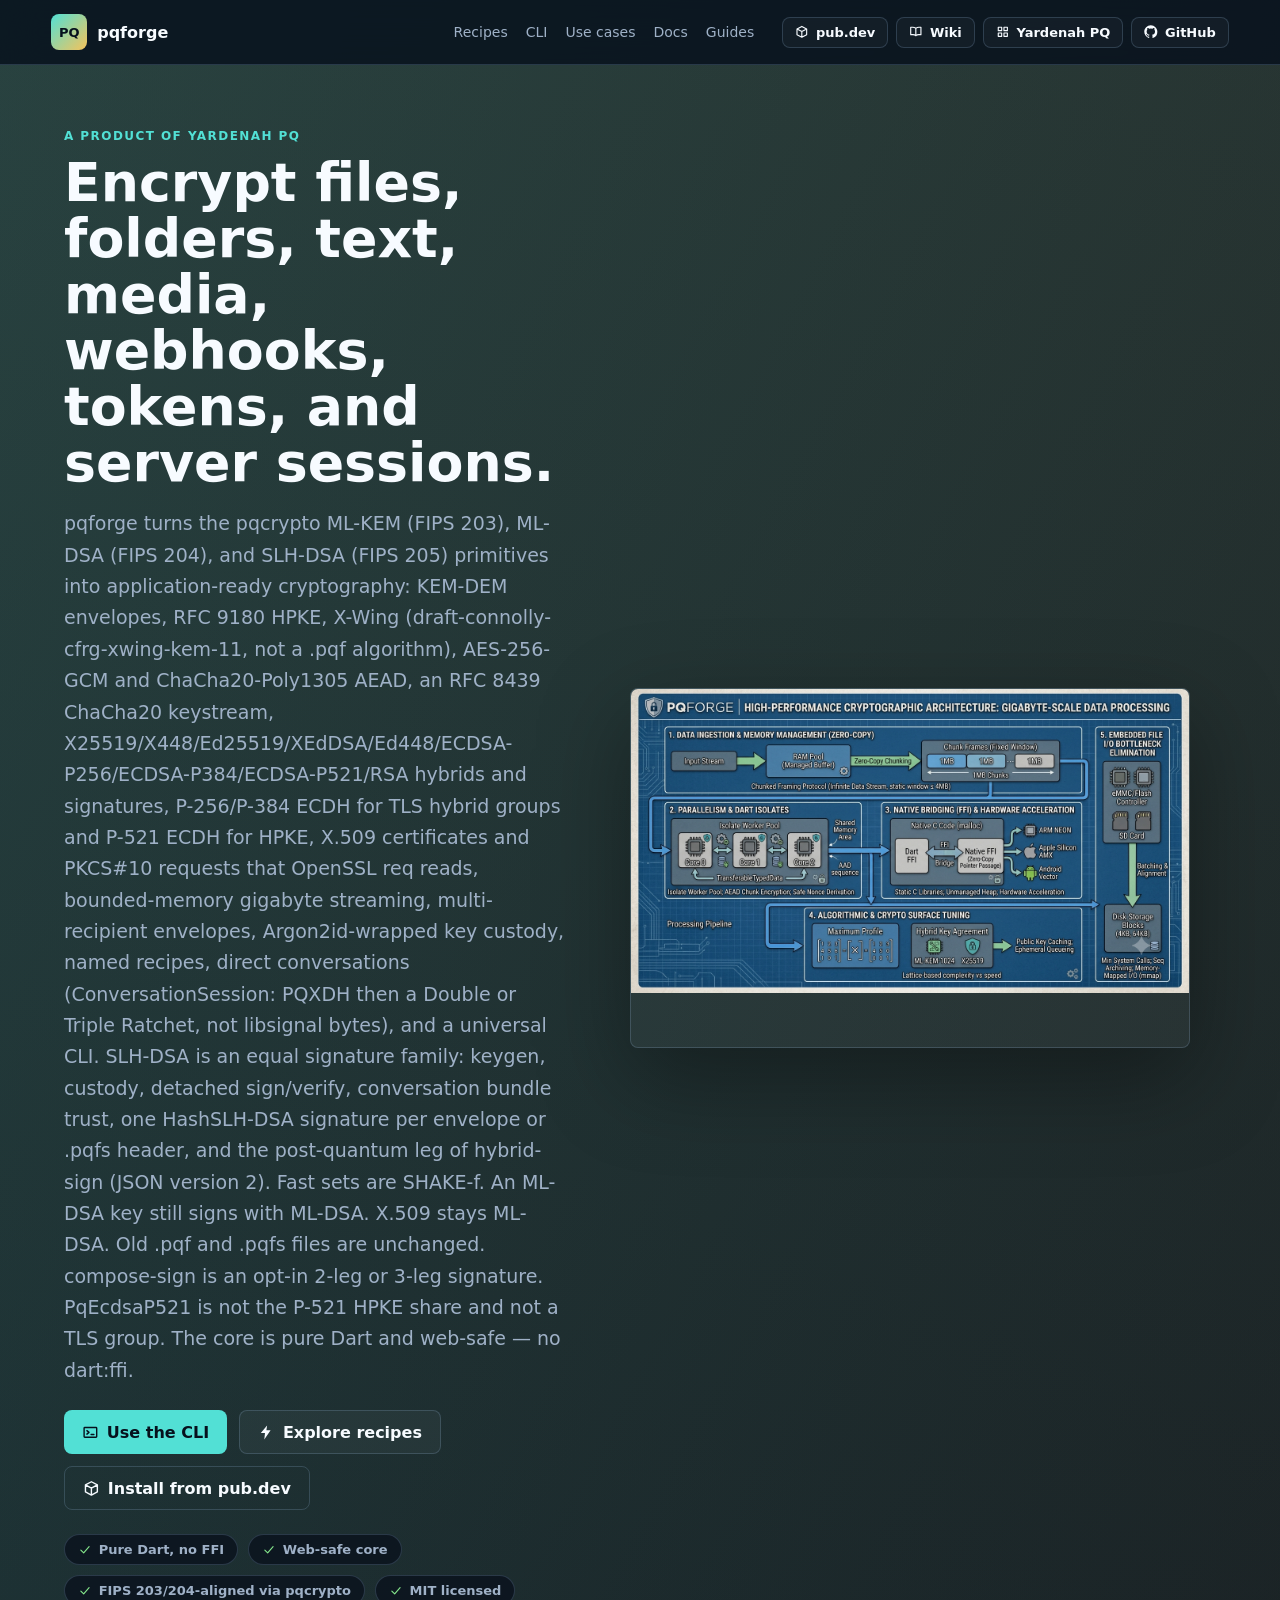
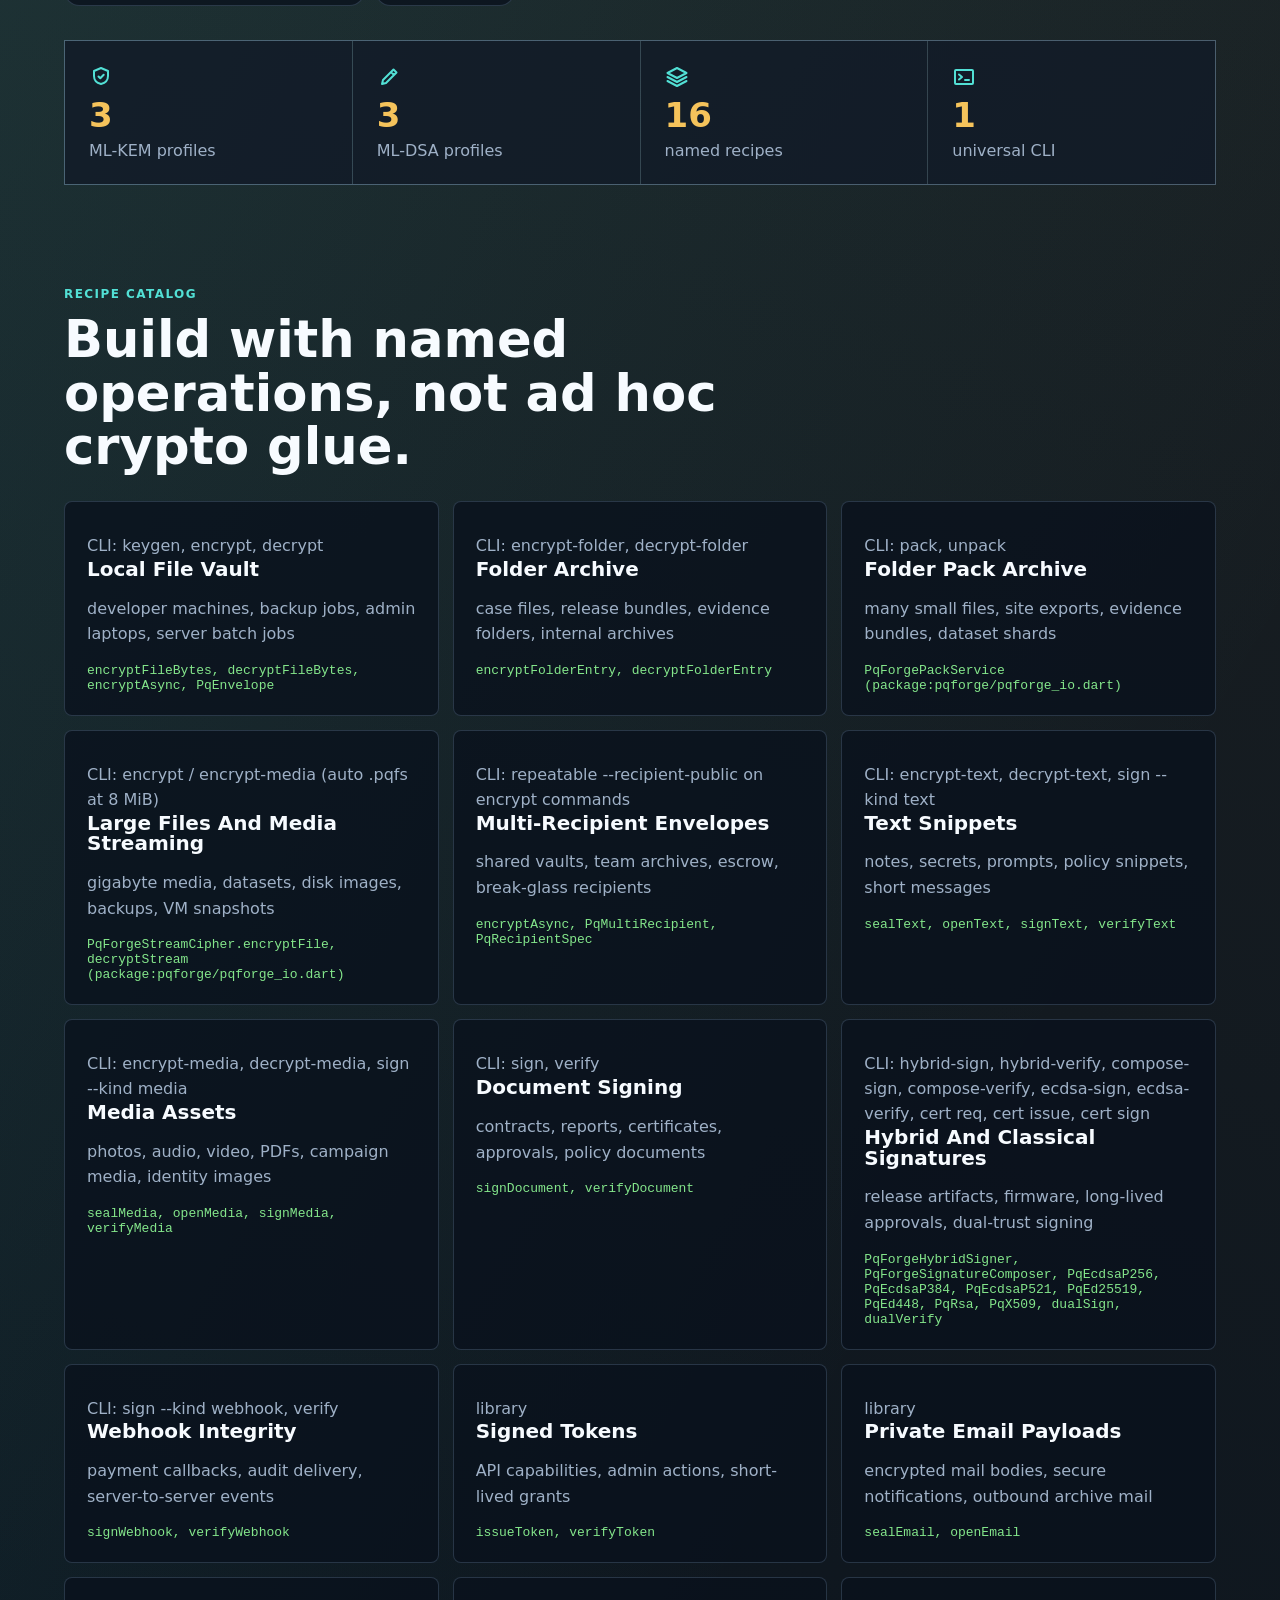
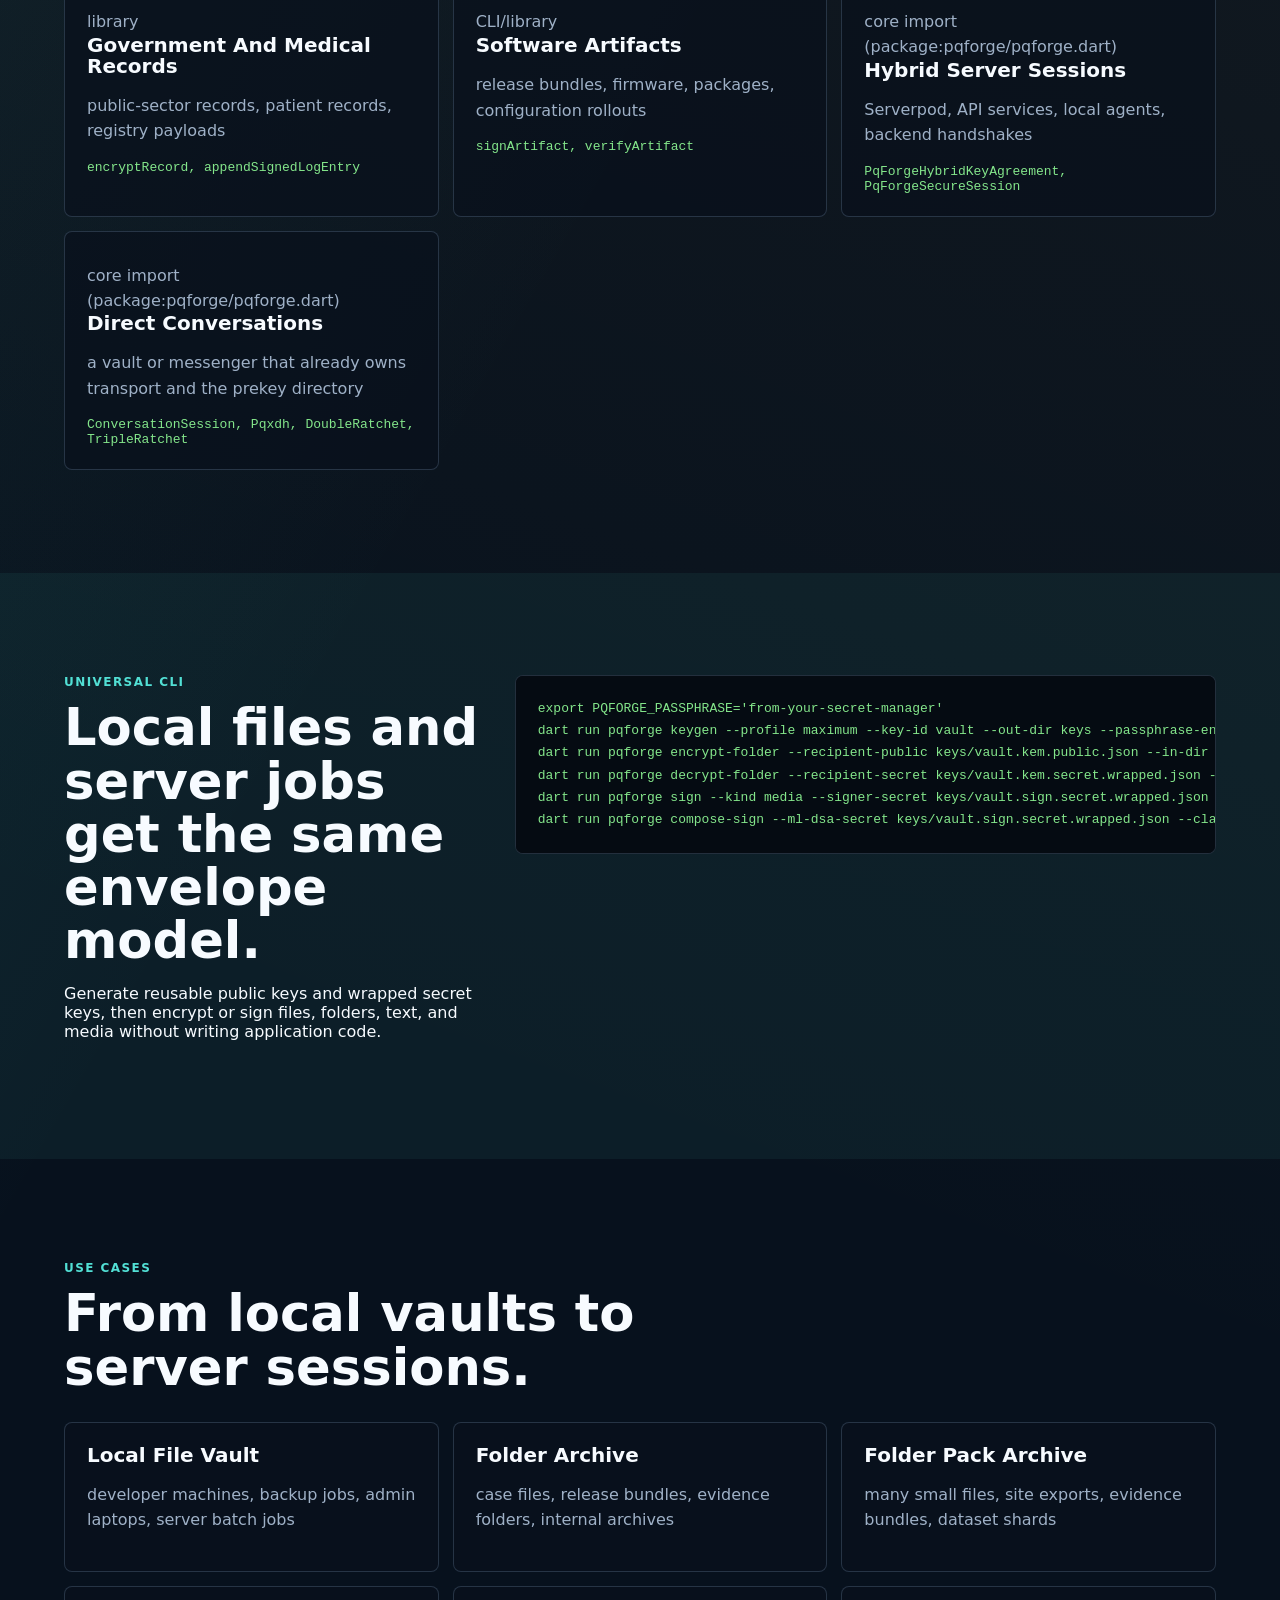
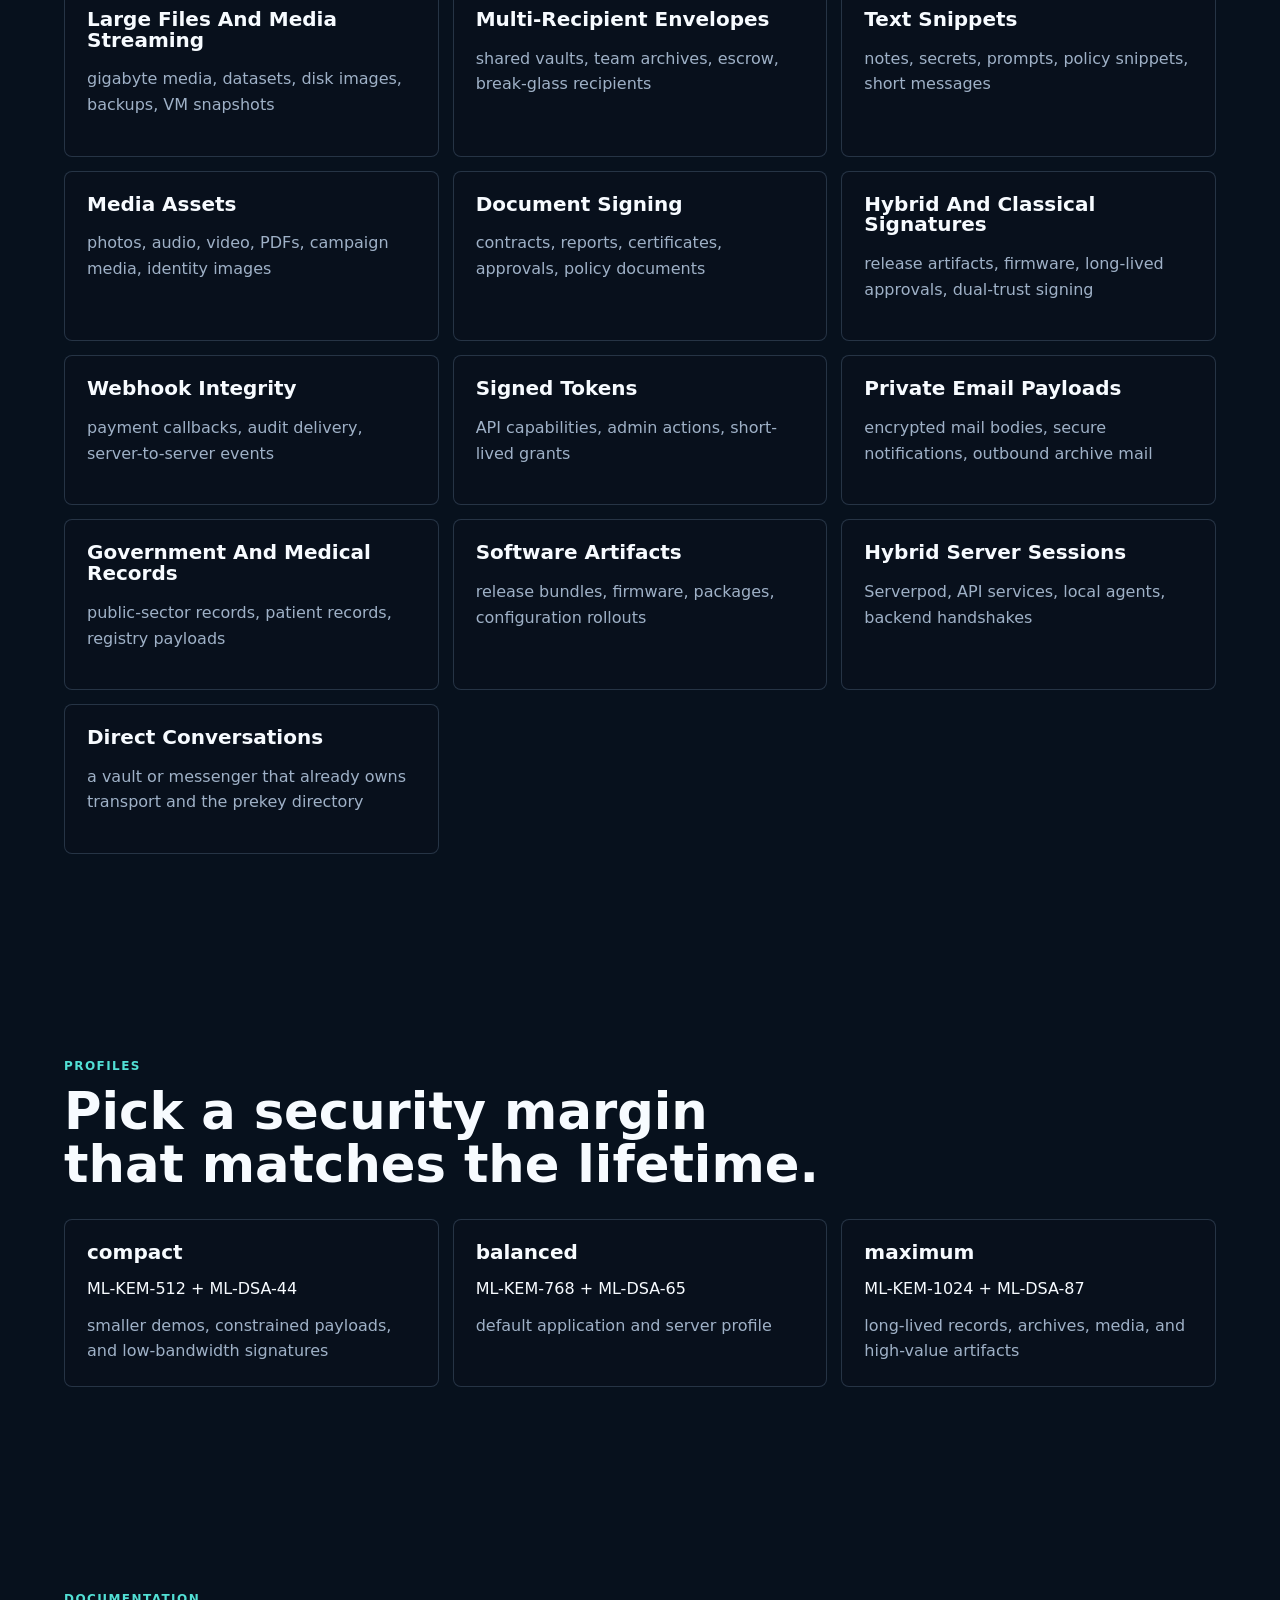
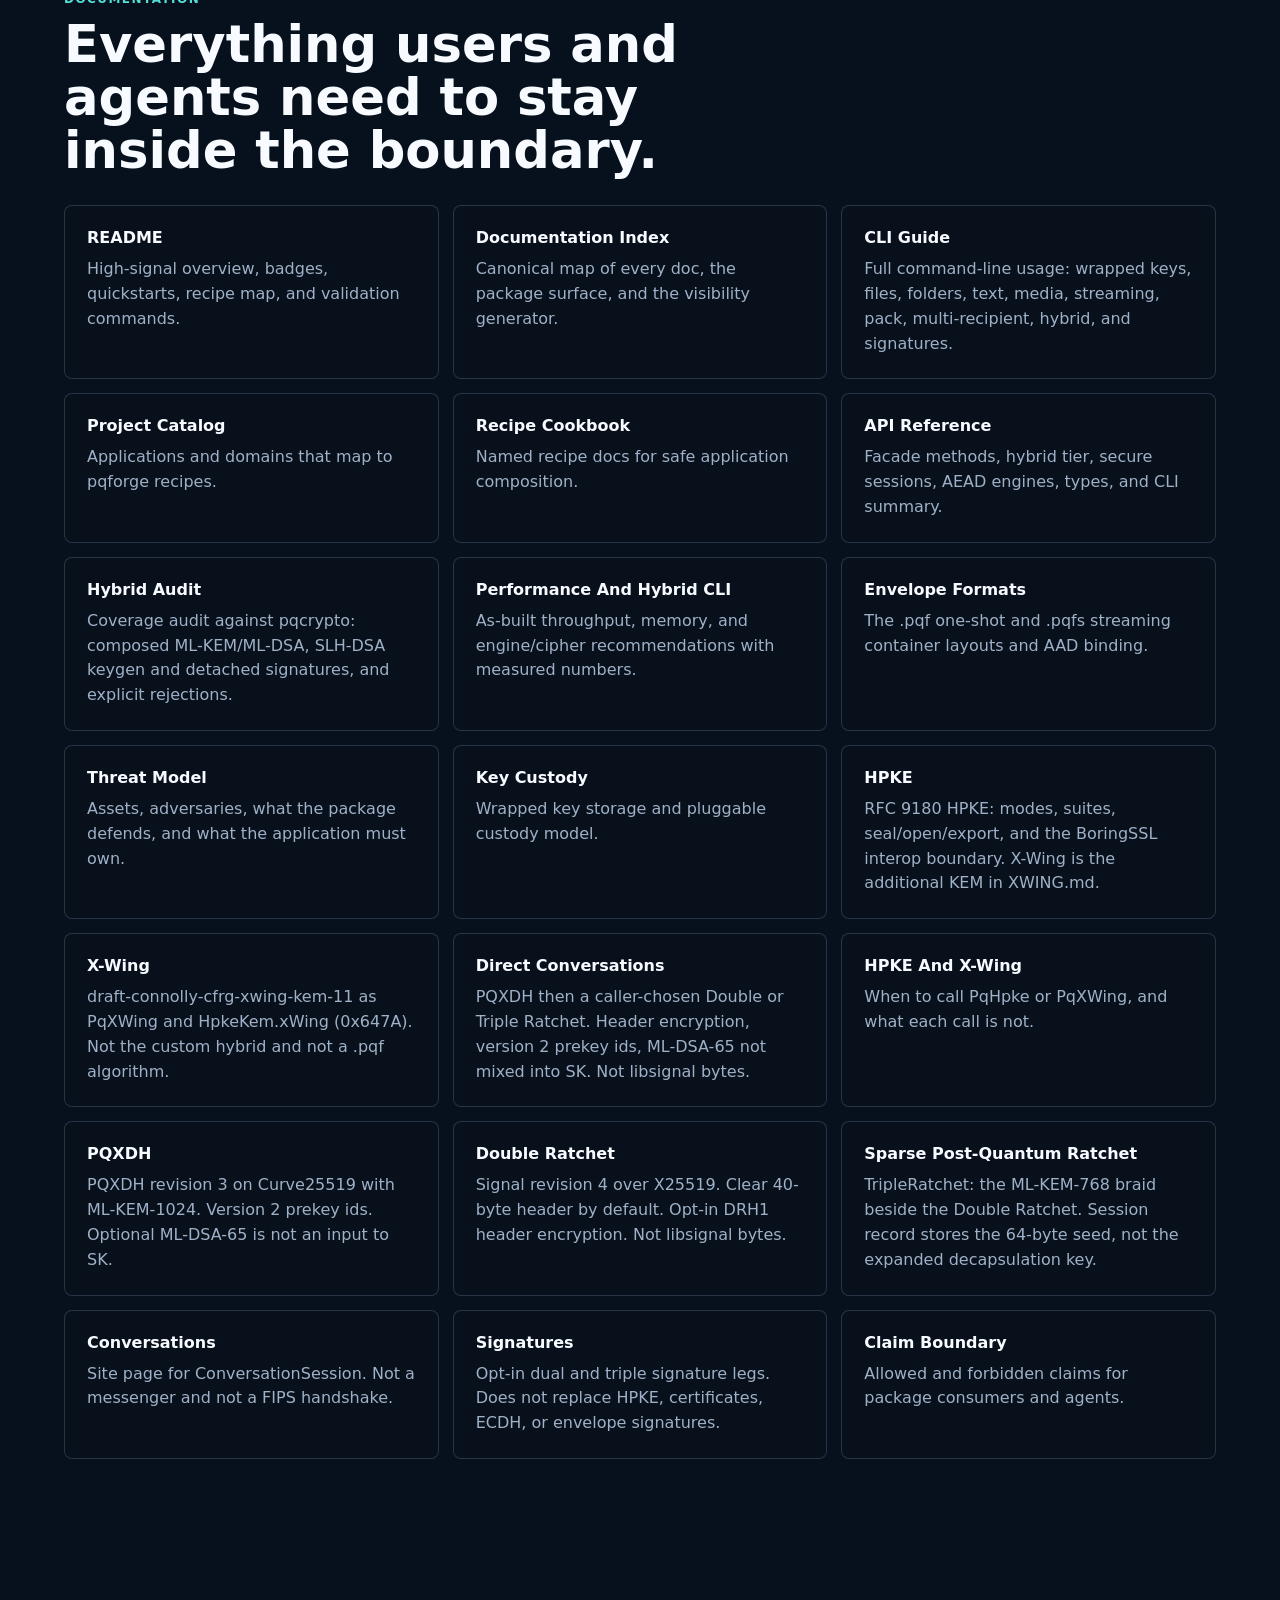
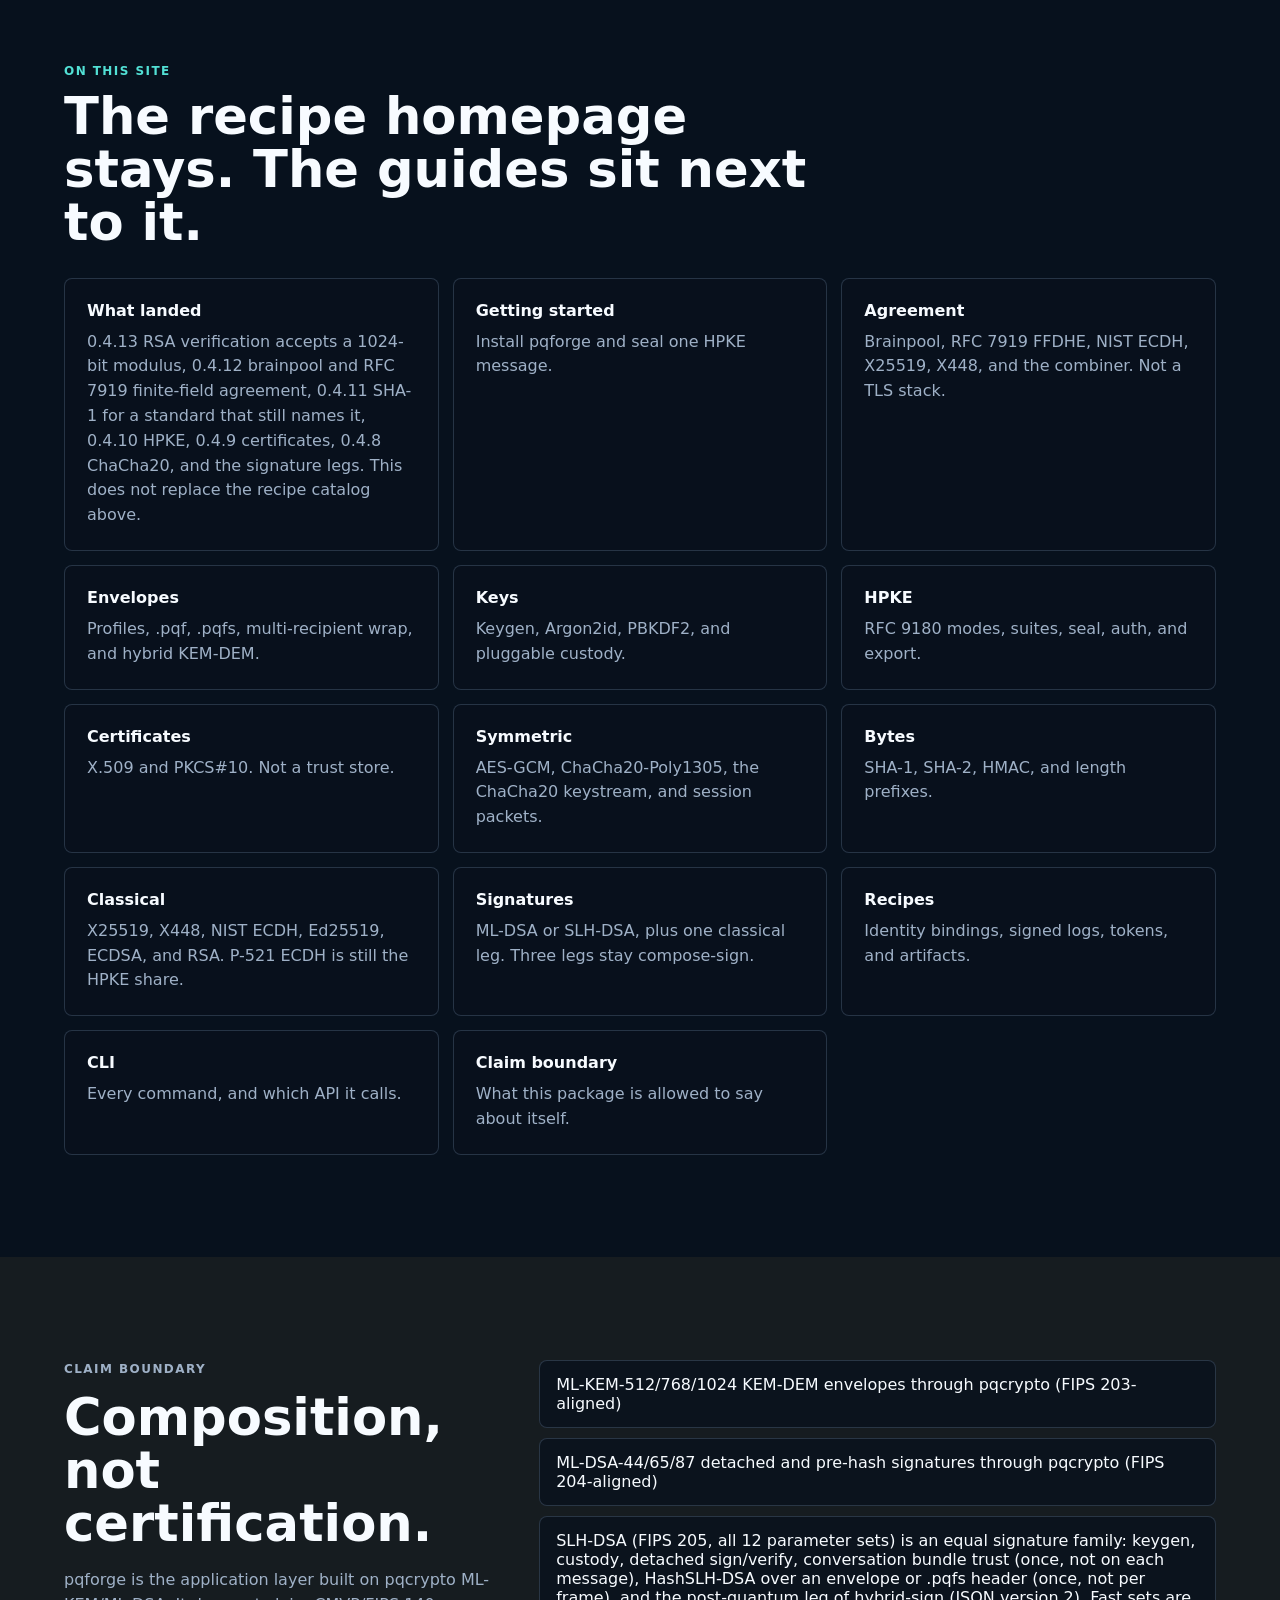
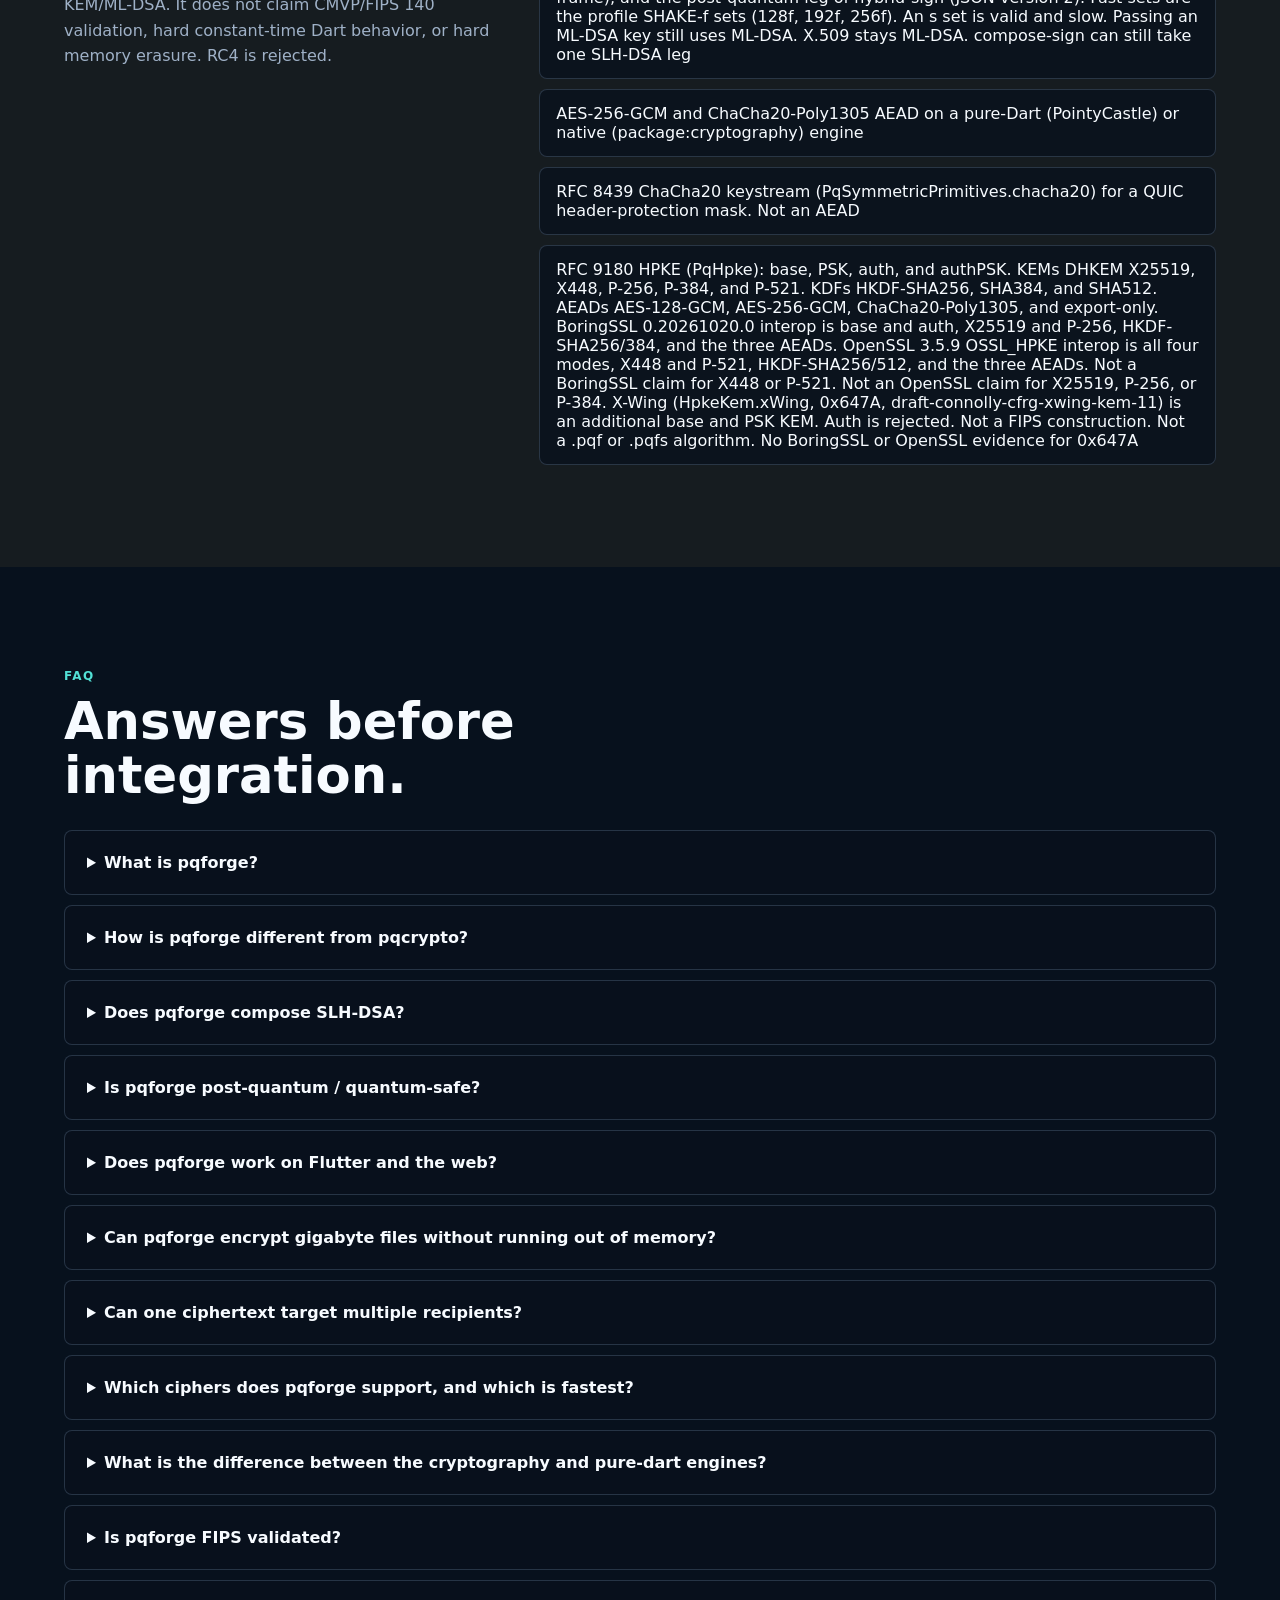
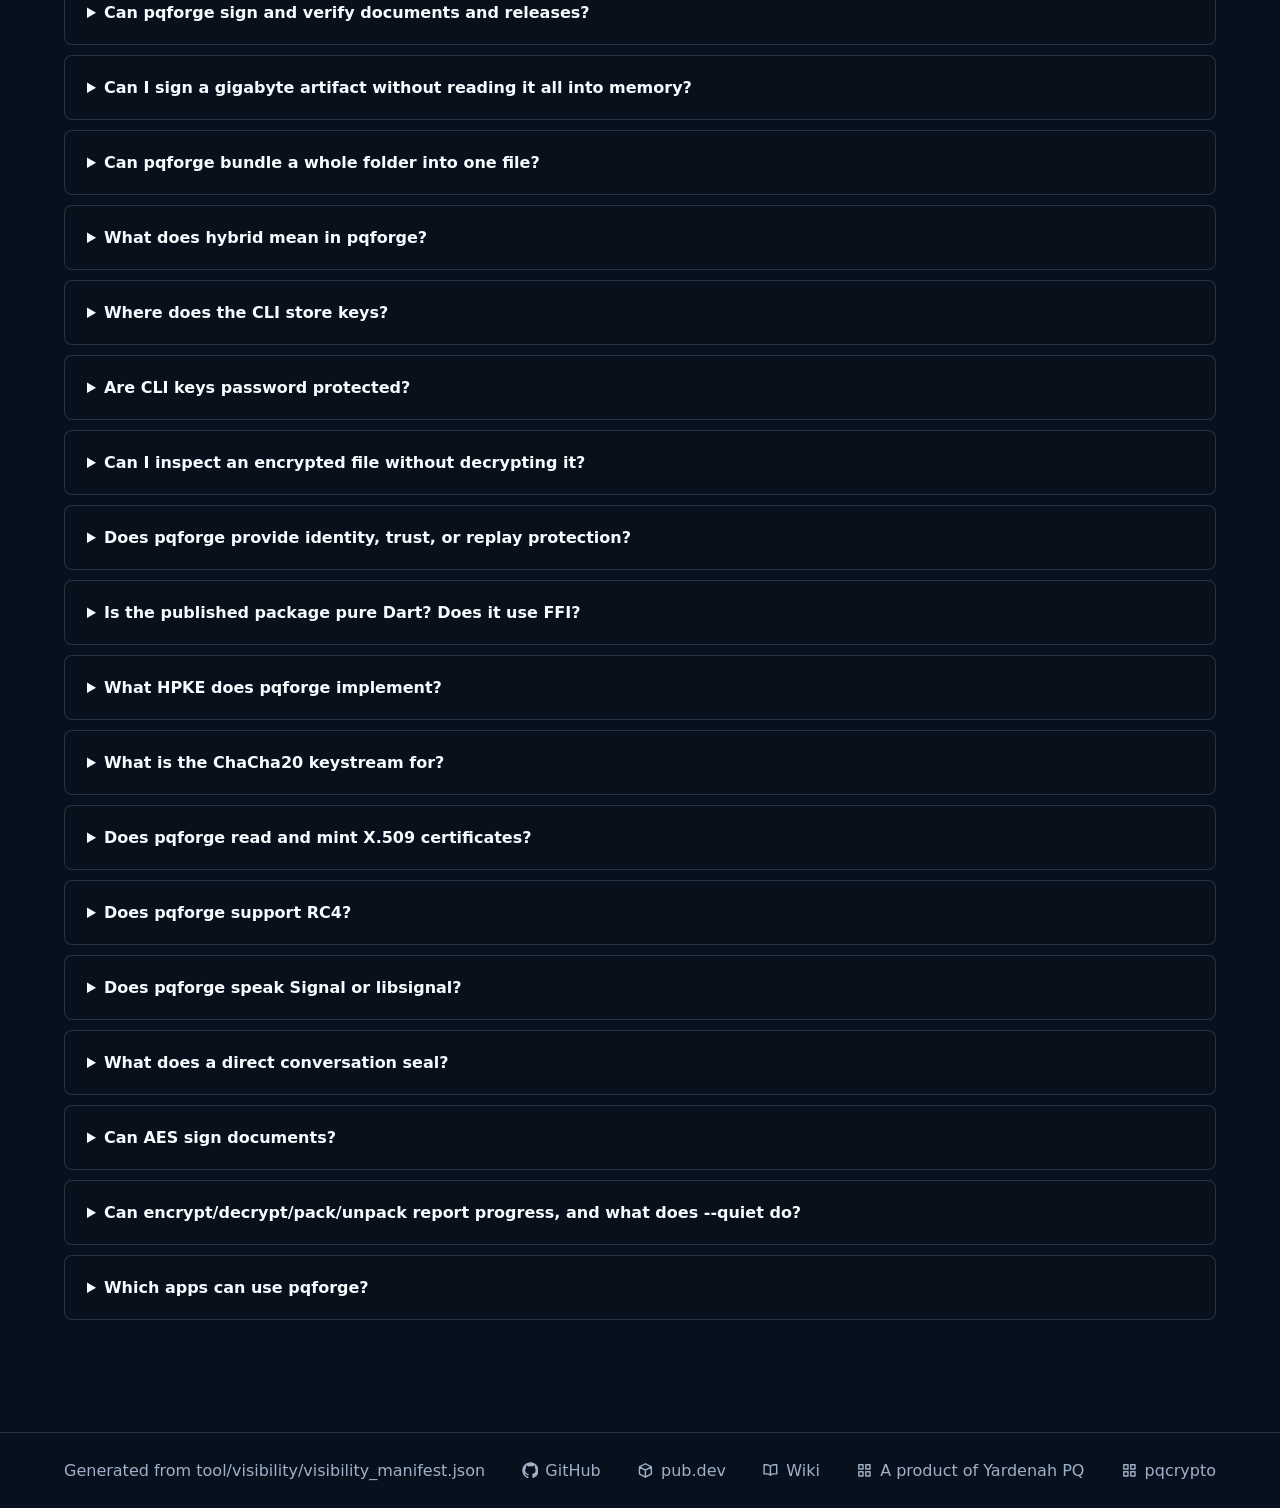
<file: site/index.html>
<!doctype html>
<html lang="en">
<head>
  <meta charset="utf-8">
  <meta name="viewport" content="width=device-width, initial-scale=1">
  <title>pqforge: Post-Quantum Application Recipes for Dart</title>
  <meta name="description" content="pqforge turns the pqcrypto ML-KEM (FIPS 203), ML-DSA (FIPS 204), and SLH-DSA (FIPS 205) primitives into application-ready cryptography: KEM-DEM envelopes, RFC 9180 HPKE, X-Wing (draft-connolly-cfrg-xwing-kem-11, not a .pqf algorithm), AES-256-GCM and ChaCha20-Poly1305 AEAD, an RFC 8439 ChaCha20 keystream, X25519/X448/Ed25519/XEdDSA/Ed448/ECDSA-P256/ECDSA-P384/ECDSA-P521/RSA hybrids and signatures, P-256/P-384 ECDH for TLS hybrid groups and P-521 ECDH for HPKE, X.509 certificates and PKCS#10 requests that OpenSSL req reads, bounded-memory gigabyte streaming, multi-recipient envelopes, Argon2id-wrapped key custody, named recipes, direct conversations (ConversationSession: PQXDH then a Double or Triple Ratchet, not libsignal bytes), and a universal CLI. SLH-DSA is an equal signature family: keygen, custody, detached sign/verify, conversation bundle trust, one HashSLH-DSA signature per envelope or .pqfs header, and the post-quantum leg of hybrid-sign (JSON version 2). Fast sets are SHAKE-f. An ML-DSA key still signs with ML-DSA. X.509 stays ML-DSA. Old .pqf and .pqfs files are unchanged. compose-sign is an opt-in 2-leg or 3-leg signature. PqEcdsaP521 is not the P-521 HPKE share and not a TLS group. The core is pure Dart and web-safe — no dart:ffi.">
  <meta name="keywords" content="Dart post-quantum encryption, Flutter post-quantum encryption, ML-KEM file encryption, ML-DSA signatures, PQC CLI, post-quantum webhooks, post-quantum document signing, Serverpod PQC, hybrid key agreement, Argon2id key wrapping, RFC 9180 HPKE, ChaCha20 keystream QUIC, X.509 Dart, ECDSA P-384, post-quantum streaming encryption, multi-recipient encryption, FIPS 203 ML-KEM, FIPS 204 ML-DSA, FIPS 205 SLH-DSA, quantum-safe Dart, hybrid signatures Ed25519 ECDSA, pqcrypto composition layer, web-safe Dart encryption, harvest-now-decrypt-later defense">
  <meta name="author" content="Turkana Nation">
  <meta name="theme-color" content="#07111d">
  <link rel="canonical" href="https://turkananation.github.io/pqforge/">
  <link rel="icon" href="favicon.svg" type="image/svg+xml">
  <link rel="stylesheet" href="styles.css">
  <meta property="og:type" content="website">
  <meta property="og:site_name" content="pqforge">
  <meta property="og:title" content="pqforge: Post-Quantum Application Recipes for Dart">
  <meta property="og:description" content="pqforge turns the pqcrypto ML-KEM (FIPS 203), ML-DSA (FIPS 204), and SLH-DSA (FIPS 205) primitives into application-ready cryptography: KEM-DEM envelopes, RFC 9180 HPKE, X-Wing (draft-connolly-cfrg-xwing-kem-11, not a .pqf algorithm), AES-256-GCM and ChaCha20-Poly1305 AEAD, an RFC 8439 ChaCha20 keystream, X25519/X448/Ed25519/XEdDSA/Ed448/ECDSA-P256/ECDSA-P384/ECDSA-P521/RSA hybrids and signatures, P-256/P-384 ECDH for TLS hybrid groups and P-521 ECDH for HPKE, X.509 certificates and PKCS#10 requests that OpenSSL req reads, bounded-memory gigabyte streaming, multi-recipient envelopes, Argon2id-wrapped key custody, named recipes, direct conversations (ConversationSession: PQXDH then a Double or Triple Ratchet, not libsignal bytes), and a universal CLI. SLH-DSA is an equal signature family: keygen, custody, detached sign/verify, conversation bundle trust, one HashSLH-DSA signature per envelope or .pqfs header, and the post-quantum leg of hybrid-sign (JSON version 2). Fast sets are SHAKE-f. An ML-DSA key still signs with ML-DSA. X.509 stays ML-DSA. Old .pqf and .pqfs files are unchanged. compose-sign is an opt-in 2-leg or 3-leg signature. PqEcdsaP521 is not the P-521 HPKE share and not a TLS group. The core is pure Dart and web-safe — no dart:ffi.">
  <meta property="og:url" content="https://turkananation.github.io/pqforge/">
  <meta property="og:image" content="https://turkananation.github.io/pqforge/assets/pqforge-protocol.png">
  <meta property="og:image:alt" content="pqforge recipe pipeline from payloads to post-quantum envelopes">
  <meta name="twitter:card" content="summary_large_image">
  <meta name="twitter:title" content="pqforge: Post-Quantum Application Recipes for Dart">
  <meta name="twitter:description" content="pqforge turns the pqcrypto ML-KEM (FIPS 203), ML-DSA (FIPS 204), and SLH-DSA (FIPS 205) primitives into application-ready cryptography: KEM-DEM envelopes, RFC 9180 HPKE, X-Wing (draft-connolly-cfrg-xwing-kem-11, not a .pqf algorithm), AES-256-GCM and ChaCha20-Poly1305 AEAD, an RFC 8439 ChaCha20 keystream, X25519/X448/Ed25519/XEdDSA/Ed448/ECDSA-P256/ECDSA-P384/ECDSA-P521/RSA hybrids and signatures, P-256/P-384 ECDH for TLS hybrid groups and P-521 ECDH for HPKE, X.509 certificates and PKCS#10 requests that OpenSSL req reads, bounded-memory gigabyte streaming, multi-recipient envelopes, Argon2id-wrapped key custody, named recipes, direct conversations (ConversationSession: PQXDH then a Double or Triple Ratchet, not libsignal bytes), and a universal CLI. SLH-DSA is an equal signature family: keygen, custody, detached sign/verify, conversation bundle trust, one HashSLH-DSA signature per envelope or .pqfs header, and the post-quantum leg of hybrid-sign (JSON version 2). Fast sets are SHAKE-f. An ML-DSA key still signs with ML-DSA. X.509 stays ML-DSA. Old .pqf and .pqfs files are unchanged. compose-sign is an opt-in 2-leg or 3-leg signature. PqEcdsaP521 is not the P-521 HPKE share and not a TLS group. The core is pure Dart and web-safe — no dart:ffi.">
  <meta name="twitter:image" content="https://turkananation.github.io/pqforge/assets/pqforge-protocol.png">
  <script type="application/ld+json">{"@context":"https://schema.org","@type":"SoftwareSourceCode","name":"pqforge","alternateName":"pqforge: Post-Quantum Application Recipes for Dart","description":"pqforge turns the pqcrypto ML-KEM (FIPS 203), ML-DSA (FIPS 204), and SLH-DSA (FIPS 205) primitives into application-ready cryptography: KEM-DEM envelopes, RFC 9180 HPKE, X-Wing (draft-connolly-cfrg-xwing-kem-11, not a .pqf algorithm), AES-256-GCM and ChaCha20-Poly1305 AEAD, an RFC 8439 ChaCha20 keystream, X25519/X448/Ed25519/XEdDSA/Ed448/ECDSA-P256/ECDSA-P384/ECDSA-P521/RSA hybrids and signatures, P-256/P-384 ECDH for TLS hybrid groups and P-521 ECDH for HPKE, X.509 certificates and PKCS#10 requests that OpenSSL req reads, bounded-memory gigabyte streaming, multi-recipient envelopes, Argon2id-wrapped key custody, named recipes, direct conversations (ConversationSession: PQXDH then a Double or Triple Ratchet, not libsignal bytes), and a universal CLI. SLH-DSA is an equal signature family: keygen, custody, detached sign/verify, conversation bundle trust, one HashSLH-DSA signature per envelope or .pqfs header, and the post-quantum leg of hybrid-sign (JSON version 2). Fast sets are SHAKE-f. An ML-DSA key still signs with ML-DSA. X.509 stays ML-DSA. Old .pqf and .pqfs files are unchanged. compose-sign is an opt-in 2-leg or 3-leg signature. PqEcdsaP521 is not the P-521 HPKE share and not a TLS group. The core is pure Dart and web-safe — no dart:ffi.","url":"https://turkananation.github.io/pqforge/","codeRepository":"https://github.com/turkananation/pqforge","programmingLanguage":"Dart","runtimePlatform":["Dart VM","Flutter","Serverpod","CLI"],"license":"MIT","softwareVersion":"0.4.15","applicationCategory":"Cryptography composition library","keywords":["Dart post-quantum encryption","Flutter post-quantum encryption","ML-KEM file encryption","ML-DSA signatures","PQC CLI","post-quantum webhooks","post-quantum document signing","Serverpod PQC","hybrid key agreement","Argon2id key wrapping","RFC 9180 HPKE","ChaCha20 keystream QUIC","X.509 Dart","ECDSA P-384","post-quantum streaming encryption","multi-recipient encryption","FIPS 203 ML-KEM","FIPS 204 ML-DSA","FIPS 205 SLH-DSA","quantum-safe Dart","hybrid signatures Ed25519 ECDSA","pqcrypto composition layer","web-safe Dart encryption","harvest-now-decrypt-later defense"],"maintainer":{"@type":"Person","name":"Turkana Nation"},"publisher":{"@type":"Organization","name":"Yardenah PQ","url":"https://yardenah.com"},"sameAs":["https://yardenah.com","https://github.com/turkananation/pqforge","https://pub.dev/packages/pqforge","https://pub.dev/documentation/pqforge/latest/","https://github.com/turkananation/pqforge/wiki"],"isBasedOn":{"@type":"SoftwareSourceCode","name":"pqcrypto","description":"pqcrypto is the primitives package: pure-Dart NIST FIPS 203 ML-KEM, FIPS 204 ML-DSA, and FIPS 205 SLH-DSA (all 12 parameter sets), plus SHA-2 and SHA-3/SHAKE, with zero runtime dependencies. It exposes raw key generation, encapsulation/decapsulation, and sign/verify over byte arrays.","url":"https://pub.dev/packages/pqcrypto","codeRepository":"https://github.com/turkananation/pqcrypto"},"capabilities":["ML-KEM-512/768/1024 KEM-DEM envelopes through pqcrypto (FIPS 203-aligned)","ML-DSA-44/65/87 detached and pre-hash signatures through pqcrypto (FIPS 204-aligned)","SLH-DSA (FIPS 205, all 12 parameter sets) is an equal signature family: keygen, custody, detached sign/verify, conversation bundle trust (once, not on each message), HashSLH-DSA over an envelope or .pqfs header (once, not per frame), and the post-quantum leg of hybrid-sign (JSON version 2). Fast sets are the profile SHAKE-f sets (128f, 192f, 256f). An s set is valid and slow. Passing an ML-DSA key still uses ML-DSA. X.509 stays ML-DSA. compose-sign can still take one SLH-DSA leg","AES-256-GCM and ChaCha20-Poly1305 AEAD on a pure-Dart (PointyCastle) or native (package:cryptography) engine","RFC 8439 ChaCha20 keystream (PqSymmetricPrimitives.chacha20) for a QUIC header-protection mask. Not an AEAD","RFC 9180 HPKE (PqHpke): base, PSK, auth, and authPSK. KEMs DHKEM X25519, X448, P-256, P-384, and P-521. KDFs HKDF-SHA256, SHA384, and SHA512. AEADs AES-128-GCM, AES-256-GCM, ChaCha20-Poly1305, and export-only. BoringSSL 0.20261020.0 interop is base and auth, X25519 and P-256, HKDF-SHA256/384, and the three AEADs. OpenSSL 3.5.9 OSSL_HPKE interop is all four modes, X448 and P-521, HKDF-SHA256/512, and the three AEADs. Not a BoringSSL claim for X448 or P-521. Not an OpenSSL claim for X25519, P-256, or P-384. X-Wing (HpkeKem.xWing, 0x647A, draft-connolly-cfrg-xwing-kem-11) is an additional base and PSK KEM. Auth is rejected. Not a FIPS construction. Not a .pqf or .pqfs algorithm. No BoringSSL or OpenSSL evidence for 0x647A","Signal Double Ratchet revision 4 (DoubleRatchet) over X25519 and pqforge AES-256-GCM or ChaCha20-Poly1305. The clear header is 40 bytes and the body nonce is 12 zero bytes. encryptHeaders is opt-in DRH1: a 12-byte random header nonce, not 128 bits and not libsignal header bytes. A header key lasts one sending chain. The clear header stays the default. HMAC is pqcrypto. Not libsignal bytes, not the Sparse Post-Quantum Ratchet, and not a FIPS module. PqFipsMode refuses the ChaCha suite","Triple Ratchet (TripleRatchet) beside the public ML-KEM Braid revision 1. SPQR is section 5 of Double Ratchet revision 4, ML-KEM-768 only. Encaps1 and Encaps2 live in pqforge; the NTT stays in pqcrypto Indcpa. The braid hash is SHA3-256(rho || t), not FIPS H(pk). Chunks are 32 bytes. chunksPerMessage pulls more than one chunk inside one chain step (default 1; ConversationSession defaults to 4). More than one chunk is TR01 version 2. encryptHeaders wraps the clear header as TRH1. toBytes stores the 64-byte ML-KEM seed (d || z) and fromBytes re-expands it. The expanded decapsulation key is wiped and is not in the record. offload: false stays on the caller isolate. Parity is systematic GF(2^16) Reed-Solomon on Int32x4, not a second NTT. Wire magic TR01. One AEAD under KDF_HYBRID. Not Signal Messenger, not libsignal bytes, not a FIPS handshake, and not a CLI command. PqFipsMode only refuses ChaCha20-Poly1305. The braid does not call PqLattice.provider","XEdDSA on Curve25519 (PqXeddsa). A 32-byte X25519 secret and a 64-byte signature matching libsignal PrivateKey::calculate_signature, with the Edwards sign bit in the high bit of S. signAll and verifyAll use isolates when dart:isolate exists. Pqxdh uses it for the signed prekey and the ML-KEM key. Not VXEdDSA, not XEd448, not a FIPS signature, and not a CLI command","PQXDH revision 3 (Pqxdh) on Curve25519. Version 1 of PQX1 stays ML-KEM-1024. Version 2 may be ML-KEM-512, ML-KEM-768, or ML-KEM-1024; both sides pass the KEM. HKDF-SHA-512 of F || DH1 || DH2 || DH3 || optional DH4 || SS. XEdDSA over the raw signed prekey and the raw encapsulation key. The bundle trust signature is ML-DSA-44, ML-DSA-65, ML-DSA-87, or any of the twelve SLH-DSA sets, checked by Pqxdh.trustAuthentic, and not mixed into SK. ConversationSession requires that signature, the prekey ids, a pinned trustPublicKey, and the ratchet argument. Pqxdh.initiate does not require the trust signature. offload: false runs the KEM and the trust check on the caller isolate. Not Signal Messenger, not libsignal protobuf, not X-Wing, not a FIPS handshake, and not a CLI command","X.509 certificates and PKCS#10 requests (PqX509) that openssl req reads: parse, mint, one signature check, and a path check against caller anchors. cert req, cert issue, cert sign, cert inspect, and cert verify. Not a trust store, not AIA, OCSP fetching, or CT","ECDSA P-384 (PqEcdsaP384, low-S), ECDSA P-521 (PqEcdsaP521, low-S; not the HPKE share and not a TLS group), RSA PKCS#1 v1.5 and RSASSA-PSS (PqRsa, SHA-256/384/512), and synchronous RFC 8032 Ed25519 (PqEd25519) and Ed448 (PqEd448, empty context; not an X.509 algorithm)","Bounded-memory .pqfs streaming for gigabyte-scale files: signed header plus independently authenticated frames, auto-engaged at 8 MiB","Multi-recipient envelopes: one sealed payload, the DEM key wrapped per recipient, with no wire-format change","X25519 plus ML-KEM hybrid KEM-DEM so confidentiality holds while either Module-LWE or Curve25519 stands","NIST P-256 and P-384 ECDH (uncompressed SEC1, x-coordinate secret) for TLS hybrid groups. P-521 ECDH is the HPKE share, not a TLS group and not a signature","RFC 5869 HKDF-Extract/Expand (SHA-256 and SHA-384), SHA-384/SHA-512 digest facades, and dart2js-safe sync ChaCha20-Poly1305 with a caller-supplied nonce (`supportsChaCha20Poly1305`)","RFC 3174 SHA-1 (PqBytes.sha1 and sha1OfStream, 20 bytes). Collision resistance is broken. It exists for a standard that still names SHA-1, such as DNSSEC NSEC3 (RFC 5155) and DS digest type 1 (RFC 4034). Not a signature. Not a hash for a new protocol. SHA-256, SHA-384, and SHA-512 remain the digests for new work","ML-DSA or SLH-DSA plus Ed25519 or ECDSA hybrid signatures. hybrid-sign version 1 is ML-DSA plus one classical leg. Version 2 is SLH-DSA plus that same classical leg. Use --digest for a large file. compose-sign opts in 2 or 3 legs among ML-DSA, SLH-DSA, Ed25519, and ECDSA-P256/P-384/P-521. ECDSA-P384 and ECDSA-P521 are keygen opt-ins, not the default classical set. PqEcdsaP521 is not the P-521 HPKE share and not a TLS group","Digest-mode signing over a streamed SHA-256 for gigabyte artifacts in O(1) memory","pack/unpack a whole folder into one encrypted streaming archive (one KEM encapsulation and one signature for the tree)","Argon2id plus AES-256-GCM wrapped key custody with pluggable stores; PBKDF2 wrapping under FIPS mode","Named recipes for files, folders, text, media, email, documents, webhooks, tokens, records, logs, artifacts, identity bindings, and direct conversations (ConversationSession: PQXDH, then DoubleRatchet or TripleRatchet)","Universal CLI plus AOT-compiled release binaries for local, server, and release-pipeline workflows; encrypt/decrypt/text/media/folder/pack/unpack/sign/verify/hybrid-sign/compose-sign/ecdsa-sign report live progress (folder jobs forward byte progress from isolates; keygen reports wrapping progress), --quiet mutes per-file lines (and keygen listings), and non-regular files are skipped","FIPS deployment layer (PqFipsMode), swappable lattice backend (PqLatticeProvider), and a swappable DRBG (PqRandom.generator)","Pure-Dart, web-safe core (no dart:ffi); dart:io file streaming behind package:pqforge/pqforge_io.dart"],"doesNotProvide":["CMVP/FIPS 140 module validation","A hard constant-time guarantee for Dart runtimes","A hard memory-erasure guarantee","Public-key trust, identity vetting, or legal e-signature policy","Replay stores, authorization policy, TLS, or secure infrastructure operations","RC4 or unauthenticated encryption","BoringSSL HPKE for X448, P-521, PSK, or HKDF-SHA512","An OpenSSL HPKE claim for X25519, P-256, or P-384","X-Wing as a FIPS construction, an authenticated HPKE KEM, a .pqf or .pqfs algorithm, or a BoringSSL or OpenSSL interop claim","Signal Messenger, libsignal protobuf bytes, or a FIPS handshake for PQXDH, the ML-KEM Braid, the Triple Ratchet, or ConversationSession. Header encryption is DRH1/TRH1, not libsignal header bytes. A session record is not a protocol message. The braid FO hash is SHA3-256(rho || t), not FIPS H(pk), so PqcKem.kyber768.decapsulate does not open a braid ciphertext. A full encapsulate is not a braid epoch. The expanded ML-KEM decapsulation key is not serialized. SIMD is the GF(2^16) parity, not a second NTT. The braid does not call PqLattice.provider. VXEdDSA, XEd448. PqXeddsa is not a FIPS signature and not a CLI command. PQXDH is not Signal Messenger","A WebPKI trust store, AIA, OCSP fetching, or certificate transparency","ECDSA-P521 as a TLS group or as the HPKE P-521 KEM. PqEcdsaP521 only signs","SHA-1 as a signature or as the hash for a new protocol. PqBytes.sha1 is only the RFC 3174 digest"],"evidenceBoundary":{"allowed_claims":["FIPS 203-aligned ML-KEM through pqcrypto.","FIPS 204-aligned ML-DSA through pqcrypto.","FIPS 205-aligned SLH-DSA through pqcrypto. pqforge uses it for keygen, custody, detached sign/verify, conversation bundle trust, one HashSLH-DSA header signature per envelope or .pqfs container, and hybrid-sign version 2. Fast sets are SHAKE-f. An ML-DSA key still signs with ML-DSA. X.509 stays ML-DSA. compose-sign can take one SLH-DSA leg when that key is passed.","Application-layer composition helpers for KEM-DEM, AEAD sessions, hybrid key agreement, streaming, multi-recipient envelopes, wrapped key custody, signatures, recipes, X.509, RFC 9180 HPKE, and CLI workflows.","Best-effort zeroization in Dart."],"forbidden_claims":["FIPS validated","FIPS 140 validated","CMVP validated","certified","hard constant-time Dart guarantee","hard memory-erasure guarantee","ML-KEM alone is secure transport","AES signs documents","RC4 is supported"],"summary":"The package provides application composition around pqcrypto evidence. It is not a validated cryptographic module."},"recipes":[{"name":"Local File Vault","surface":"CLI: keygen, encrypt, decrypt","apps":"developer machines, backup jobs, admin laptops, server batch jobs","apis":"encryptFileBytes, decryptFileBytes, encryptAsync, PqEnvelope","caveat":"Use wrapped secret keys and external storage policy."},{"name":"Folder Archive","surface":"CLI: encrypt-folder, decrypt-folder","apps":"case files, release bundles, evidence folders, internal archives","apis":"encryptFolderEntry, decryptFolderEntry","caveat":"Each file is an independent envelope; folder commands run files concurrently via --concurrency."},{"name":"Folder Pack Archive","surface":"CLI: pack, unpack","apps":"many small files, site exports, evidence bundles, dataset shards","apis":"PqForgePackService (package:pqforge/pqforge_io.dart)","caveat":"One KEM encapsulation and one signature for the whole tree; restores path-traversal-safe and streams end to end."},{"name":"Large Files And Media Streaming","surface":"CLI: encrypt / encrypt-media (auto .pqfs at 8 MiB)","apps":"gigabyte media, datasets, disk images, backups, VM snapshots","apis":"PqForgeStreamCipher.encryptFile, decryptStream (package:pqforge/pqforge_io.dart)","caveat":"Streaming I/O lives behind the dart:io entrypoint; the working set is roughly two frames regardless of file size."},{"name":"Multi-Recipient Envelopes","surface":"CLI: repeatable --recipient-public on encrypt commands","apps":"shared vaults, team archives, escrow, break-glass recipients","apis":"encryptAsync, PqMultiRecipient, PqRecipientSpec","caveat":"The payload is sealed once and key-wrapped per recipient; the app still authenticates each recipient public key."},{"name":"Text Snippets","surface":"CLI: encrypt-text, decrypt-text, sign --kind text","apps":"notes, secrets, prompts, policy snippets, short messages","apis":"sealText, openText, signText, verifyText","caveat":"UTF-8 text only; binary data should use file or media recipes."},{"name":"Media Assets","surface":"CLI: encrypt-media, decrypt-media, sign --kind media","apps":"photos, audio, video, PDFs, campaign media, identity images","apis":"sealMedia, openMedia, signMedia, verifyMedia","caveat":"Bind MIME type and media id; classify content before storing."},{"name":"Document Signing","surface":"CLI: sign, verify","apps":"contracts, reports, certificates, approvals, policy documents","apis":"signDocument, verifyDocument","caveat":"Detached sign may be ML-DSA or SLH-DSA. Application owns legal policy and signer identity vetting."},{"name":"Hybrid And Classical Signatures","surface":"CLI: hybrid-sign, hybrid-verify, compose-sign, compose-verify, ecdsa-sign, ecdsa-verify, cert req, cert issue, cert sign","apps":"release artifacts, firmware, long-lived approvals, dual-trust signing","apis":"PqForgeHybridSigner, PqForgeSignatureComposer, PqEcdsaP256, PqEcdsaP384, PqEcdsaP521, PqEd25519, PqEd448, PqRsa, PqX509, dualSign, dualVerify","caveat":"hybrid-sign policy is require-both or accept-either. compose-sign policy is require-all (default) or accept-any. --digest signs the streamed SHA-256 for gigabyte inputs. ECDSA-P384 and ECDSA-P521 are keygen opt-ins. PqEcdsaP521 is not the HPKE share."},{"name":"Webhook Integrity","surface":"CLI: sign --kind webhook, verify","apps":"payment callbacks, audit delivery, server-to-server events","apis":"signWebhook, verifyWebhook","caveat":"Signer may be ML-DSA or SLH-DSA. Application owns replay windows and key publication."},{"name":"Signed Tokens","surface":"library","apps":"API capabilities, admin actions, short-lived grants","apis":"issueToken, verifyToken","caveat":"Signer may be ML-DSA or SLH-DSA. Application owns revocation and authorization policy."},{"name":"Private Email Payloads","surface":"library","apps":"encrypted mail bodies, secure notifications, outbound archive mail","apis":"sealEmail, openEmail","caveat":"Transport headers and metadata may remain visible unless the app hides them."},{"name":"Government And Medical Records","surface":"library","apps":"public-sector records, patient records, registry payloads","apis":"encryptRecord, appendSignedLogEntry","caveat":"Record encryption is ML-KEM. The signed log may be ML-DSA or SLH-DSA. Application owns access control, retention, and audit policy."},{"name":"Software Artifacts","surface":"CLI/library","apps":"release bundles, firmware, packages, configuration rollouts","apis":"signArtifact, verifyArtifact","caveat":"Sign version and target metadata to block rollback replay. The detached signature may be ML-DSA or SLH-DSA. compose-sign is the separate 2-leg or 3-leg container."},{"name":"Hybrid Server Sessions","surface":"core import (package:pqforge/pqforge.dart)","apps":"Serverpod, API services, local agents, backend handshakes","apis":"PqForgeHybridKeyAgreement, PqForgeSecureSession","caveat":"Authenticate public key bundles and design replay/session storage."},{"name":"Direct Conversations","surface":"core import (package:pqforge/pqforge.dart)","apps":"a vault or messenger that already owns transport and the prekey directory","apis":"ConversationSession, Pqxdh, DoubleRatchet, TripleRatchet","caveat":"Not Signal Messenger and not libsignal bytes. The app deletes spent one-time prekeys, stores the session record, and checks replay of the initial message. The ML-DSA-65 bundle signature is not mixed into SK. The expanded ML-KEM decapsulation key is not serialized."}],"generatedBy":"Generated by dart run tool/visibility/generate_visibility.dart. Edit tool/visibility/visibility_manifest.json instead.","dateModified":"2026-11-23"}</script>
  <script type="application/ld+json">{"@context":"https://schema.org","@type":"FAQPage","mainEntity":[{"@type":"Question","name":"What is pqforge?","acceptedAnswer":{"@type":"Answer","text":"pqforge is a pure-Dart post-quantum application toolkit. It turns the ML-KEM, ML-DSA, and SLH-DSA primitives from pqcrypto into encrypted files, folders, text, media, email payloads, records, signed documents, signed webhooks, signed tokens, release artifacts, tamper-evident logs, identity bindings, hybrid sessions, wrapped key custody, direct conversations, and a universal CLI. SLH-DSA is an equal signature family for those detached signatures, conversation bundle trust, one header signature per envelope, and hybrid-sign version 2. An ML-DSA key still signs with ML-DSA. X.509 stays ML-DSA."}},{"@type":"Question","name":"How is pqforge different from pqcrypto?","acceptedAnswer":{"@type":"Answer","text":"pqcrypto is the primitives layer: FIPS 203 ML-KEM, FIPS 204 ML-DSA, FIPS 205 SLH-DSA (all 12 parameter sets), SHA-2, and SHA-3/SHAKE with zero runtime dependencies. pqforge is the application layer built on top of it: KEM-DEM envelopes, AES-256-GCM and ChaCha20-Poly1305 AEAD, RFC 9180 HPKE (X25519, X448, P-256, P-384, P-521), X25519/Ed25519/ECDSA hybrids plus opt-in ECDSA-P384 and ECDSA-P521, P-256/P-384 ECDH for TLS hybrid groups and P-521 ECDH for HPKE, key custody, streaming, multi-recipient envelopes, named recipes, compose-sign, and a CLI. SLH-DSA signs detached payloads, conversation bundles, envelope headers (once), and hybrid-sign version 2. PqEcdsaP521 is not the P-521 HPKE share and not a TLS group. Use pqcrypto for raw algorithms; use pqforge to ship a feature."}},{"@type":"Question","name":"Does pqforge compose SLH-DSA?","acceptedAnswer":{"@type":"Answer","text":"Yes. All 12 FIPS 205 sets are first-class. pqforge exposes them as PqSlhDsaAlgorithm / PqSlhDsaPrimitives. keygen emits a profile-matched SHAKE-f key (compact 128f, balanced 192f, maximum 256f). Detached sign/verify, tokens, logs, and identity bindings take slhDsa:. A conversation can use ConversationLevel.hashCompact, hashBalanced, hashMaximum, hashBased, or ConversationLevel.hash. The signature is on the prekey bundle once, not on each message, which is how a 8-50 KiB signature stays fast. Envelope and .pqfs header signatures are HashSLH-DSA over a digest, once per container, so cost does not grow with the file. hybrid-sign version 2 is that same key plus one classical signature; use --digest on a large file. An s set is valid and slow. X.509 certificates stay ML-DSA. compose-sign can still name one SLH-DSA leg."}},{"@type":"Question","name":"Is pqforge post-quantum / quantum-safe?","acceptedAnswer":{"@type":"Answer","text":"Yes. It uses NIST FIPS 203 ML-KEM for key establishment and FIPS 204 ML-DSA for signatures through pqcrypto, so confidentiality and signatures resist quantum attacks. Hybrid modes add X25519, Ed25519, or ECDSA-P256 so security also holds if a classical break ever lands on the post-quantum scheme."}},{"@type":"Question","name":"Does pqforge work on Flutter and the web?","acceptedAnswer":{"@type":"Answer","text":"Yes. The core import, package:pqforge/pqforge.dart, is pure Dart and web-safe with no dart:ffi, so the same code runs on the Dart VM, Flutter, and the web. Gigabyte-scale dart:io file streaming lives behind package:pqforge/pqforge_io.dart. On Flutter, FlutterCryptography.enable() adds hardware-backed AEAD."}},{"@type":"Question","name":"Can pqforge encrypt gigabyte files without running out of memory?","acceptedAnswer":{"@type":"Answer","text":"Yes. Inputs at or above 8 MiB automatically use the .pqfs streaming container: a signed master header followed by independently authenticated frames, with a working set of roughly two frames regardless of total size. Per-frame sequence and final-flag binding prevent truncation, reordering, duplication, and splicing."}},{"@type":"Question","name":"Can one ciphertext target multiple recipients?","acceptedAnswer":{"@type":"Answer","text":"Yes. Repeat --recipient-public on the encrypt commands (or use PqMultiRecipient in the library). The payload is sealed exactly once and the DEM key is wrapped to each additional recipient as a metadata entry, costing about 1.6 KB and 2 ms per extra recipient instead of a full re-encryption. Entries can individually be hybrid, and it works for both one-shot envelopes and .pqfs streams."}},{"@type":"Question","name":"Which ciphers does pqforge support, and which is fastest?","acceptedAnswer":{"@type":"Answer","text":"AES-256-GCM (default) and ChaCha20-Poly1305, on a pure-Dart PointyCastle engine or the native package:cryptography engine. Where hardware AES is not dispatched, ChaCha20-Poly1305 measures about 30.4 MiB/s versus 11.5 MiB/s for AES-256-GCM (about 2.6x); with hardware AEAD both exceed 1 GB/s. RC4 is rejected."}},{"@type":"Question","name":"What is the difference between the cryptography and pure-dart engines?","acceptedAnswer":{"@type":"Answer","text":"--engine cryptography (the default) uses package:cryptography and is roughly 10x faster than the PointyCastle reference even in pure Dart, and hardware-backed on Flutter. --engine pure-dart uses PointyCastle only. The wire formats are engine-independent, so an envelope sealed by one engine opens on the other."}},{"@type":"Question","name":"Is pqforge FIPS validated?","acceptedAnswer":{"@type":"Answer","text":"No. pqforge composes FIPS 203/204/205-aligned primitives from pqcrypto, but is not a CMVP or FIPS 140 validated cryptographic module. A PqFipsMode deployment layer restricts suites to AES-256-GCM and PBKDF2-HMAC-SHA256 key wrapping (SP 800-132) and allows a swappable DRBG for validated-module deployments."}},{"@type":"Question","name":"Can pqforge sign and verify documents and releases?","acceptedAnswer":{"@type":"Answer","text":"Yes. It provides ML-DSA detached signatures, recipe-bound signatures for documents, text, media, artifacts, tokens, and webhooks, SLH-DSA (FIPS 205) detached signatures via keygen and sign/verify, hybrid ML-DSA + Ed25519/ECDSA-P256 signatures, and standalone ECDSA-P256 (RFC 6979 deterministic nonces, canonical low-S). AES never signs."}},{"@type":"Question","name":"Can I sign a gigabyte artifact without reading it all into memory?","acceptedAnswer":{"@type":"Answer","text":"Yes. hybrid-sign --digest and ecdsa-sign --digest sign the streamed SHA-256 of the input under a domain-separation label, recorded in the signature JSON so the verify commands re-hash automatically. Envelope signatures are likewise computed over a header-plus-payload hash, so signing cost does not scale with payload size."}},{"@type":"Question","name":"Can pqforge bundle a whole folder into one file?","acceptedAnswer":{"@type":"Answer","text":"Yes. pqforge pack collapses a whole folder into one encrypted streaming archive with a single KEM encapsulation and signature for the tree, roughly 100x less ciphertext overhead than per-file envelopes for a thousand small files. pqforge unpack restores it path-traversal-safe, and a failed unpack removes everything it created."}},{"@type":"Question","name":"What does hybrid mean in pqforge?","acceptedAnswer":{"@type":"Answer","text":"Two independent hard problems guard the same secret. Hybrid encryption combines the ML-KEM shared secret with an ephemeral X25519 exchange using the IETF concatenate-then-KDF construction, so confidentiality holds while either Module-LWE or Curve25519 stands. Hybrid signatures pair an ML-DSA signature with an Ed25519 or ECDSA-P256 signature over the same message. That hybrid command also accepts opt-in ECDSA-P384 and ECDSA-P521. compose-sign is separate: 2 or 3 legs you name, among ML-DSA, SLH-DSA, Ed25519, and those ECDSA curves. ECDSA-P384 and ECDSA-P521 are keygen --classical opt-ins, not the default set. PqEcdsaP521 is not a TLS group and not the HPKE share. Library-only NIST P-256/P-384 ECDH (uncompressed SEC1, x-coordinate secret) is exported for TLS hybrid groups; it is not the X25519 initiate/accept handshake and does not overload PqEcdsaP256. PqEcdsaP384 is the P-384 signature, not that shared secret. PqX509 parses, mints, and checks an X.509 certificate, and it writes the PKCS#10 request openssl req verifies. cert req, cert issue, and cert sign are that CLI. It is not a trust store and not TLS."}},{"@type":"Question","name":"Where does the CLI store keys?","acceptedAnswer":{"@type":"Answer","text":"In the directory passed to keygen --out-dir. Public keys are raw JSON. Secret keys are wrapped JSON when a passphrase source is supplied. keygen emits the full hybrid keyset by default: ML-KEM and ML-DSA, a profile-matched SLH-DSA SHAKE-f key, plus X25519, Ed25519, and ECDSA-P256. --no-slh-dsa skips hash-based keys; --slh-dsa selects specific FIPS 205 sets; --slh-dsa-only emits only SLH-DSA."}},{"@type":"Question","name":"Are CLI keys password protected?","acceptedAnswer":{"@type":"Answer","text":"Yes when keygen is run with --passphrase-env, --passphrase-file, or --passphrase. Wrapped secrets use Argon2id for passphrase-to-key derivation and AES-256-GCM for authenticated encryption of the key bytes, with AAD binding the key kind, algorithm, and key id."}},{"@type":"Question","name":"Can I inspect an encrypted file without decrypting it?","acceptedAnswer":{"@type":"Answer","text":"Yes. pqforge inspect describes any .pqf, .pqfs, key, or signature file: format, profile, suite (for example ML-KEM-1024 + X25519 then HKDF-SHA-512 then AES-256-GCM), engine, signature, recipients, and metadata, without needing a secret key."}},{"@type":"Question","name":"Does pqforge provide identity, trust, or replay protection?","acceptedAnswer":{"@type":"Answer","text":"No. pqforge composes cryptographic building blocks. Public-key trust, identity vetting, replay windows, authorization policy, session storage, and TLS remain the application's responsibility. A self-provided public key is not an identity."}},{"@type":"Question","name":"Is the published package pure Dart? Does it use FFI?","acceptedAnswer":{"@type":"Answer","text":"Yes, it is pure Dart with no dart:ffi, so it runs everywhere Dart runs, including the web. The OpenSSL interop harness used in CI to prove byte-compatibility with the system libcrypto is a separate publish_to: none dev package and is never shipped."}},{"@type":"Question","name":"What HPKE does pqforge implement?","acceptedAnswer":{"@type":"Answer","text":"RFC 9180 Hybrid Public Key Encryption as PqHpke. Modes are base, PSK, auth, and authPSK. KEMs are DHKEM(X25519, HKDF-SHA256), DHKEM(X448, HKDF-SHA512), DHKEM(P-256, HKDF-SHA256), DHKEM(P-384, HKDF-SHA384), and DHKEM(P-521, HKDF-SHA512). X-Wing is an additional KEM, HpkeKem.xWing, id 0x647A, from draft-connolly-cfrg-xwing-kem-11. It is not a DHKEM. Base and PSK work. Auth and authPSK throw. It is not a FIPS construction. FIPS mode rejects it at PqHpke and PqForgeHybridKeyAgreement. There is no BoringSSL or OpenSSL evidence for 0x647A. pqforge hpke writes magic XW01, not PQF1. The custom hybrid is unchanged. Key-schedule KDFs are HKDF-SHA256, HKDF-SHA384, and HKDF-SHA512. AEADs are AES-128-GCM, AES-256-GCM, ChaCha20-Poly1305, and export-only. A sender seals, a recipient opens, and export does not use the sequence number. X448 is RFC 7748 on Dart integers and is not a constant-time claim. BoringSSL 0.20261020.0 is checked for base and auth, both directions, on X25519 and P-256, with HKDF-SHA256 and HKDF-SHA384 and the three AEADs. That API has no PSK and no X448 or P-521. OpenSSL 3.5.9 OSSL_HPKE is checked for all four modes, both directions, on X448 and P-521, with HKDF-SHA256 and HKDF-SHA512 and the three AEADs. That is not an OpenSSL claim for X25519, P-256, or P-384. This is not TLS and not a FIPS module. .pqf and .pqfs are unchanged."}},{"@type":"Question","name":"What is the ChaCha20 keystream for?","acceptedAnswer":{"@type":"Answer","text":"PqSymmetricPrimitives.chacha20 is RFC 8439 ChaCha20. It takes a 32-byte key, a 12-byte nonce, a caller-supplied 32-bit block counter, and returns 1 to 4096 keystream bytes. QUIC header protection uses the first 5 bytes. It is the same Dart engine as chacha20Poly1305Encrypt, so it runs on dart2js. It is not an AEAD: the AEAD forces counter 1 and appends a Poly1305 tag."}},{"@type":"Question","name":"Does pqforge read and mint X.509 certificates?","acceptedAnswer":{"@type":"Answer","text":"Yes. PqX509 parses, mints, checks one signature, and checks a path against caller-supplied anchors. now is an argument. It writes the PKCS#10 request openssl req verifies. cert req, cert issue, cert sign, cert inspect, and cert verify are the CLI. Signature algorithms on that path include ECDSA P-256 and P-384, Ed25519, RSA PKCS#1 and RSASSA-PSS, and ML-DSA. It is not a trust store and it does not fetch AIA, OCSP, or CT."}},{"@type":"Question","name":"Does pqforge support RC4?","acceptedAnswer":{"@type":"Answer","text":"No. RC4 is not post-quantum, not authenticated encryption, not in pqcrypto, and not safe for new systems. pqforge offers AES-256-GCM and ChaCha20-Poly1305 instead."}},{"@type":"Question","name":"Does pqforge speak Signal or libsignal?","acceptedAnswer":{"@type":"Answer","text":"No. PqXeddsa matches libsignal PrivateKey::calculate_signature for the same X25519 secret, message, and 64-byte Z. PQXDH, the Double Ratchet, the Triple Ratchet, and ConversationSession do not speak libsignal protobuf or Signal header bytes. Header encryption is DRH1 or TRH1. The header nonce is 12 bytes, not 128 bits. ConversationSession is a recipe: the app owns transport, the prekey directory, replay of the initial message, and deletion of a spent one-time prekey. It is not a messenger and not a FIPS handshake."}},{"@type":"Question","name":"What does a direct conversation seal?","acceptedAnswer":{"@type":"Answer","text":"ConversationSession.start runs PQXDH and then the ratchet the caller passes. accept requires that same ConversationRatchet and refuses a mismatched CV01 kind before it derives SK. The level is ConversationLevel: compact, balanced, maximum, hashCompact, hashBalanced, hashMaximum, hashBased, or ConversationLevel.hash for any SLH-DSA set. The default is ML-KEM-1024, ML-DSA-65, and AES-256-GCM. hashBased is ML-KEM-1024 and SLH-DSA-SHAKE-128f, the fast hash identity. The bundle trust signature is checked by Pqxdh.trustAuthentic and is not mixed into SK. trustPublicKey is the caller's pin, not the key from the same directory response. The first plaintext is sealed under SK. Later messages use DRH1 or TRH1. A triple session sends four 32-byte braid chunks per chain step unless chunksPerMessage says otherwise. The app sends the bytes."}},{"@type":"Question","name":"Can AES sign documents?","acceptedAnswer":{"@type":"Answer","text":"No. AES encrypts; ML-DSA, hybrid signatures, or ECDSA-P256 sign and verify. Encryption and signing are distinct operations with distinct keys."}},{"@type":"Question","name":"Can encrypt/decrypt/pack/unpack report progress, and what does --quiet do?","acceptedAnswer":{"@type":"Answer","text":"encrypt, decrypt, encrypt-text, decrypt-text (when --out is set), encrypt-media, decrypt-media, encrypt-folder, decrypt-folder, pack, unpack, sign, verify, hybrid-sign, hybrid-verify, ecdsa-sign, and ecdsa-verify print a live, throttled progress line. Folder jobs forward streaming byte progress from background isolates over a SendPort so concurrent files keep separate live totals; pack/unpack add per-file SUCCESS or FAILED with in-entry byte progress. hybrid-sign/ecdsa-sign --digest reports hashing progress. keygen reports per-key wrapping progress when a passphrase is used. --quiet / -q mutes those per-file lines, skip warnings, and keygen created-file listings; the completion summary still prints. keygen --quiet still warns if raw secret-key JSON was written. A folder job that fails any file exits non-zero. Pack/unpack failures before the first entry report a job-level failure. Listing skips sockets, FIFOs, broken symlinks, and unreadable files instead of failing the whole tree. decrypt-text without --out writes plaintext to stdout and does not attach a progress line."}},{"@type":"Question","name":"Which apps can use pqforge?","acceptedAnswer":{"@type":"Answer","text":"Local file vaults, folder and pack archives, server export jobs, gigabyte media and dataset pipelines, multi-recipient shared vaults, webhook systems, token issuers, document workflows, email payload protection, government and medical record systems, signed release and firmware pipelines, tamper-evident logs, hybrid Serverpod/API server sessions, and a vault or messenger that keeps its own transport and calls ConversationSession for the ratchet."}}]}</script>
</head>
<body>
  <header class="topbar">
    <a class="brand" href="#top" aria-label="pqforge home">
      <span class="brand-mark">PQ</span>
      <span>pqforge</span>
    </a>
    <div class="topbar-right">
      <nav aria-label="Primary">
        <a href="#recipes">Recipes</a>
        <a href="#cli">CLI</a>
        <a href="#use-cases">Use cases</a>
        <a href="#docs">Docs</a>
        <a href="#guides">Guides</a>
      </nav>
      <div class="topbar-links">
        <a class="ext" href="https://pub.dev/packages/pqforge" rel="noopener"><svg class="i" viewBox="0 0 24 24" aria-hidden="true" focusable="false" fill="none" stroke="currentColor" stroke-width="2" stroke-linecap="round" stroke-linejoin="round"><path d="M12 2.5 3.5 7v10L12 21.5 20.5 17V7L12 2.5Z M3.5 7 12 11.5 20.5 7 M12 11.5V21.5"/></svg><span>pub.dev</span></a>
        <a class="ext" href="https://github.com/turkananation/pqforge/wiki" rel="noopener"><svg class="i" viewBox="0 0 24 24" aria-hidden="true" focusable="false" fill="none" stroke="currentColor" stroke-width="2" stroke-linecap="round" stroke-linejoin="round"><path d="M12 6C10.5 4.8 8.7 4 6.5 4H3v13h4c1.9 0 3.6.6 5 1.7M12 6c1.5-1.2 3.3-2 5.5-2H21v13h-4c-1.9 0-3.6.6-5 1.7M12 6v12.7"/></svg><span>Wiki</span></a>
        <a class="ext" href="https://yardenah.com" rel="noopener"><svg class="i" viewBox="0 0 24 24" aria-hidden="true" focusable="false" fill="none" stroke="currentColor" stroke-width="2" stroke-linecap="round" stroke-linejoin="round"><path d="M4 4h6v6H4V4Z M14 4h6v6h-6V4Z M4 14h6v6H4v-6Z M14 14h6v6h-6v-6Z"/></svg><span>Yardenah PQ</span></a>
        <a class="ext" href="https://github.com/turkananation/pqforge" rel="noopener"><svg class="i" viewBox="0 0 24 24" aria-hidden="true" focusable="false" fill="currentColor"><path d="M12 .5C5.73.5.5 5.73.5 12c0 5.08 3.29 9.39 7.86 10.91.58.11.79-.25.79-.56 0-.27-.01-1.01-.02-1.98-3.2.7-3.88-1.54-3.88-1.54-.52-1.33-1.28-1.69-1.28-1.69-1.05-.72.08-.7.08-.7 1.16.08 1.77 1.19 1.77 1.19 1.03 1.77 2.7 1.26 3.36.96.1-.75.4-1.26.73-1.55-2.55-.29-5.24-1.28-5.24-5.69 0-1.26.45-2.29 1.19-3.1-.12-.29-.52-1.46.11-3.05 0 0 .97-.31 3.18 1.18a11.1 11.1 0 0 1 5.79 0c2.2-1.49 3.17-1.18 3.17-1.18.63 1.59.23 2.76.11 3.05.74.81 1.19 1.84 1.19 3.1 0 4.42-2.69 5.39-5.25 5.68.41.36.78 1.06.78 2.14 0 1.55-.01 2.8-.01 3.18 0 .31.21.68.8.56A11.52 11.52 0 0 0 23.5 12C23.5 5.73 18.27.5 12 .5Z"/></svg><span>GitHub</span></a>
      </div>
    </div>
  </header>

  <main id="top">
    <section class="hero">
      <div class="hero-copy">
        <p class="eyebrow">A product of <a href="https://yardenah.com" rel="noopener">Yardenah PQ</a></p>
        <h1>Encrypt files, folders, text, media, webhooks, tokens, and server sessions.</h1>
        <p class="lede">pqforge turns the pqcrypto ML-KEM (FIPS 203), ML-DSA (FIPS 204), and SLH-DSA (FIPS 205) primitives into application-ready cryptography: KEM-DEM envelopes, RFC 9180 HPKE, X-Wing (draft-connolly-cfrg-xwing-kem-11, not a .pqf algorithm), AES-256-GCM and ChaCha20-Poly1305 AEAD, an RFC 8439 ChaCha20 keystream, X25519/X448/Ed25519/XEdDSA/Ed448/ECDSA-P256/ECDSA-P384/ECDSA-P521/RSA hybrids and signatures, P-256/P-384 ECDH for TLS hybrid groups and P-521 ECDH for HPKE, X.509 certificates and PKCS#10 requests that OpenSSL req reads, bounded-memory gigabyte streaming, multi-recipient envelopes, Argon2id-wrapped key custody, named recipes, direct conversations (ConversationSession: PQXDH then a Double or Triple Ratchet, not libsignal bytes), and a universal CLI. SLH-DSA is an equal signature family: keygen, custody, detached sign/verify, conversation bundle trust, one HashSLH-DSA signature per envelope or .pqfs header, and the post-quantum leg of hybrid-sign (JSON version 2). Fast sets are SHAKE-f. An ML-DSA key still signs with ML-DSA. X.509 stays ML-DSA. Old .pqf and .pqfs files are unchanged. compose-sign is an opt-in 2-leg or 3-leg signature. PqEcdsaP521 is not the P-521 HPKE share and not a TLS group. The core is pure Dart and web-safe — no dart:ffi.</p>
        <div class="hero-actions">
          <a class="button primary" href="#cli"><svg class="i" viewBox="0 0 24 24" aria-hidden="true" focusable="false" fill="none" stroke="currentColor" stroke-width="2" stroke-linecap="round" stroke-linejoin="round"><path d="M4 5h16a1 1 0 0 1 1 1v12a1 1 0 0 1-1 1H4a1 1 0 0 1-1-1V6a1 1 0 0 1 1-1Z M7 9.5l3 2.5-3 2.5 M13 15h4"/></svg><span>Use the CLI</span></a>
          <a class="button secondary" href="#recipes"><svg class="i" viewBox="0 0 24 24" aria-hidden="true" focusable="false" fill="currentColor"><path d="M13 2 4 13h6l-1 9 9-13h-6l1-7Z"/></svg><span>Explore recipes</span></a>
          <a class="button ghost" href="https://pub.dev/packages/pqforge" rel="noopener"><svg class="i" viewBox="0 0 24 24" aria-hidden="true" focusable="false" fill="none" stroke="currentColor" stroke-width="2" stroke-linecap="round" stroke-linejoin="round"><path d="M12 2.5 3.5 7v10L12 21.5 20.5 17V7L12 2.5Z M3.5 7 12 11.5 20.5 7 M12 11.5V21.5"/></svg><span>Install from pub.dev</span></a>
        </div>
        <ul class="hero-badges">
          <li><svg class="i" viewBox="0 0 24 24" aria-hidden="true" focusable="false" fill="none" stroke="currentColor" stroke-width="2" stroke-linecap="round" stroke-linejoin="round"><path d="M5 12.5 10 17.5 19.5 6.5"/></svg><span>Pure Dart, no FFI</span></li>
          <li><svg class="i" viewBox="0 0 24 24" aria-hidden="true" focusable="false" fill="none" stroke="currentColor" stroke-width="2" stroke-linecap="round" stroke-linejoin="round"><path d="M5 12.5 10 17.5 19.5 6.5"/></svg><span>Web-safe core</span></li>
          <li><svg class="i" viewBox="0 0 24 24" aria-hidden="true" focusable="false" fill="none" stroke="currentColor" stroke-width="2" stroke-linecap="round" stroke-linejoin="round"><path d="M5 12.5 10 17.5 19.5 6.5"/></svg><span>FIPS 203/204-aligned via pqcrypto</span></li>
          <li><svg class="i" viewBox="0 0 24 24" aria-hidden="true" focusable="false" fill="none" stroke="currentColor" stroke-width="2" stroke-linecap="round" stroke-linejoin="round"><path d="M5 12.5 10 17.5 19.5 6.5"/></svg><span>MIT licensed</span></li>
        </ul>
      </div>
      <figure class="hero-visual">
        <img src="assets/pqforge-protocol.png" alt="pqforge recipe pipeline from payloads to post-quantum envelopes">
      </figure>
    </section>

    <section class="signal-grid" aria-label="Package signals">
      <div><svg class="i" viewBox="0 0 24 24" aria-hidden="true" focusable="false" fill="none" stroke="currentColor" stroke-width="2" stroke-linecap="round" stroke-linejoin="round"><path d="M12 3 5 6v5c0 4 2.9 7 7 8 4.1-1 7-4 7-8V6l-7-3Z M9.5 11.5l1.8 1.8 3.4-3.6"/></svg><strong>3</strong><span>ML-KEM profiles</span></div>
      <div><svg class="i" viewBox="0 0 24 24" aria-hidden="true" focusable="false" fill="none" stroke="currentColor" stroke-width="2" stroke-linecap="round" stroke-linejoin="round"><path d="M16.5 4.5 19.5 7.5 9 18l-4 1 1-4 10.5-10.5Z M14 7l3 3"/></svg><strong>3</strong><span>ML-DSA profiles</span></div>
      <div><svg class="i" viewBox="0 0 24 24" aria-hidden="true" focusable="false" fill="none" stroke="currentColor" stroke-width="2" stroke-linecap="round" stroke-linejoin="round"><path d="M12 3 2.5 8 12 13l9.5-5L12 3Z M2.5 12 12 17l9.5-5 M2.5 16 12 21l9.5-5"/></svg><strong>16</strong><span>named recipes</span></div>
      <div><svg class="i" viewBox="0 0 24 24" aria-hidden="true" focusable="false" fill="none" stroke="currentColor" stroke-width="2" stroke-linecap="round" stroke-linejoin="round"><path d="M4 5h16a1 1 0 0 1 1 1v12a1 1 0 0 1-1 1H4a1 1 0 0 1-1-1V6a1 1 0 0 1 1-1Z M7 9.5l3 2.5-3 2.5 M13 15h4"/></svg><strong>1</strong><span>universal CLI</span></div>
    </section>

    <section id="recipes" class="section">
      <div class="section-heading">
        <p class="eyebrow">Recipe catalog</p>
        <h2>Build with named operations, not ad hoc crypto glue.</h2>
      </div>
      <div class="recipes">
        <article>
  <span>CLI: keygen, encrypt, decrypt</span>
  <h3>Local File Vault</h3>
  <p>developer machines, backup jobs, admin laptops, server batch jobs</p>
  <code>encryptFileBytes, decryptFileBytes, encryptAsync, PqEnvelope</code>
</article>

<article>
  <span>CLI: encrypt-folder, decrypt-folder</span>
  <h3>Folder Archive</h3>
  <p>case files, release bundles, evidence folders, internal archives</p>
  <code>encryptFolderEntry, decryptFolderEntry</code>
</article>

<article>
  <span>CLI: pack, unpack</span>
  <h3>Folder Pack Archive</h3>
  <p>many small files, site exports, evidence bundles, dataset shards</p>
  <code>PqForgePackService (package:pqforge/pqforge_io.dart)</code>
</article>

<article>
  <span>CLI: encrypt / encrypt-media (auto .pqfs at 8 MiB)</span>
  <h3>Large Files And Media Streaming</h3>
  <p>gigabyte media, datasets, disk images, backups, VM snapshots</p>
  <code>PqForgeStreamCipher.encryptFile, decryptStream (package:pqforge/pqforge_io.dart)</code>
</article>

<article>
  <span>CLI: repeatable --recipient-public on encrypt commands</span>
  <h3>Multi-Recipient Envelopes</h3>
  <p>shared vaults, team archives, escrow, break-glass recipients</p>
  <code>encryptAsync, PqMultiRecipient, PqRecipientSpec</code>
</article>

<article>
  <span>CLI: encrypt-text, decrypt-text, sign --kind text</span>
  <h3>Text Snippets</h3>
  <p>notes, secrets, prompts, policy snippets, short messages</p>
  <code>sealText, openText, signText, verifyText</code>
</article>

<article>
  <span>CLI: encrypt-media, decrypt-media, sign --kind media</span>
  <h3>Media Assets</h3>
  <p>photos, audio, video, PDFs, campaign media, identity images</p>
  <code>sealMedia, openMedia, signMedia, verifyMedia</code>
</article>

<article>
  <span>CLI: sign, verify</span>
  <h3>Document Signing</h3>
  <p>contracts, reports, certificates, approvals, policy documents</p>
  <code>signDocument, verifyDocument</code>
</article>

<article>
  <span>CLI: hybrid-sign, hybrid-verify, compose-sign, compose-verify, ecdsa-sign, ecdsa-verify, cert req, cert issue, cert sign</span>
  <h3>Hybrid And Classical Signatures</h3>
  <p>release artifacts, firmware, long-lived approvals, dual-trust signing</p>
  <code>PqForgeHybridSigner, PqForgeSignatureComposer, PqEcdsaP256, PqEcdsaP384, PqEcdsaP521, PqEd25519, PqEd448, PqRsa, PqX509, dualSign, dualVerify</code>
</article>

<article>
  <span>CLI: sign --kind webhook, verify</span>
  <h3>Webhook Integrity</h3>
  <p>payment callbacks, audit delivery, server-to-server events</p>
  <code>signWebhook, verifyWebhook</code>
</article>

<article>
  <span>library</span>
  <h3>Signed Tokens</h3>
  <p>API capabilities, admin actions, short-lived grants</p>
  <code>issueToken, verifyToken</code>
</article>

<article>
  <span>library</span>
  <h3>Private Email Payloads</h3>
  <p>encrypted mail bodies, secure notifications, outbound archive mail</p>
  <code>sealEmail, openEmail</code>
</article>

<article>
  <span>library</span>
  <h3>Government And Medical Records</h3>
  <p>public-sector records, patient records, registry payloads</p>
  <code>encryptRecord, appendSignedLogEntry</code>
</article>

<article>
  <span>CLI/library</span>
  <h3>Software Artifacts</h3>
  <p>release bundles, firmware, packages, configuration rollouts</p>
  <code>signArtifact, verifyArtifact</code>
</article>

<article>
  <span>core import (package:pqforge/pqforge.dart)</span>
  <h3>Hybrid Server Sessions</h3>
  <p>Serverpod, API services, local agents, backend handshakes</p>
  <code>PqForgeHybridKeyAgreement, PqForgeSecureSession</code>
</article>

<article>
  <span>core import (package:pqforge/pqforge.dart)</span>
  <h3>Direct Conversations</h3>
  <p>a vault or messenger that already owns transport and the prekey directory</p>
  <code>ConversationSession, Pqxdh, DoubleRatchet, TripleRatchet</code>
</article>

      </div>
    </section>

    <section id="cli" class="section split">
      <div>
        <p class="eyebrow">Universal CLI</p>
        <h2>Local files and server jobs get the same envelope model.</h2>
        <p>Generate reusable public keys and wrapped secret keys, then encrypt or sign files, folders, text, and media without writing application code.</p>
      </div>
      <pre class="terminal"><code>export PQFORGE_PASSPHRASE='from-your-secret-manager'
dart run pqforge keygen --profile maximum --key-id vault --out-dir keys --passphrase-env PQFORGE_PASSPHRASE
dart run pqforge encrypt-folder --recipient-public keys/vault.kem.public.json --in-dir ./records --out-dir ./records.pqf
dart run pqforge decrypt-folder --recipient-secret keys/vault.kem.secret.wrapped.json --passphrase-env PQFORGE_PASSPHRASE --in-dir ./records.pqf --out-dir ./records.open
dart run pqforge sign --kind media --signer-secret keys/vault.sign.secret.wrapped.json --passphrase-env PQFORGE_PASSPHRASE --in cover.png --mime-type image/png --out cover.sig.json
dart run pqforge compose-sign --ml-dsa-secret keys/vault.sign.secret.wrapped.json --classical-secret keys/vault.ecdsa-p256.secret.wrapped.json --passphrase-env PQFORGE_PASSPHRASE --in cover.png --out cover.composite.json</code></pre>
    </section>

    <section id="use-cases" class="section">
      <div class="section-heading">
        <p class="eyebrow">Use cases</p>
        <h2>From local vaults to server sessions.</h2>
      </div>
      <div class="use-cases">
        <div><h3>Local File Vault</h3><p>developer machines, backup jobs, admin laptops, server batch jobs</p></div>
<div><h3>Folder Archive</h3><p>case files, release bundles, evidence folders, internal archives</p></div>
<div><h3>Folder Pack Archive</h3><p>many small files, site exports, evidence bundles, dataset shards</p></div>
<div><h3>Large Files And Media Streaming</h3><p>gigabyte media, datasets, disk images, backups, VM snapshots</p></div>
<div><h3>Multi-Recipient Envelopes</h3><p>shared vaults, team archives, escrow, break-glass recipients</p></div>
<div><h3>Text Snippets</h3><p>notes, secrets, prompts, policy snippets, short messages</p></div>
<div><h3>Media Assets</h3><p>photos, audio, video, PDFs, campaign media, identity images</p></div>
<div><h3>Document Signing</h3><p>contracts, reports, certificates, approvals, policy documents</p></div>
<div><h3>Hybrid And Classical Signatures</h3><p>release artifacts, firmware, long-lived approvals, dual-trust signing</p></div>
<div><h3>Webhook Integrity</h3><p>payment callbacks, audit delivery, server-to-server events</p></div>
<div><h3>Signed Tokens</h3><p>API capabilities, admin actions, short-lived grants</p></div>
<div><h3>Private Email Payloads</h3><p>encrypted mail bodies, secure notifications, outbound archive mail</p></div>
<div><h3>Government And Medical Records</h3><p>public-sector records, patient records, registry payloads</p></div>
<div><h3>Software Artifacts</h3><p>release bundles, firmware, packages, configuration rollouts</p></div>
<div><h3>Hybrid Server Sessions</h3><p>Serverpod, API services, local agents, backend handshakes</p></div>
<div><h3>Direct Conversations</h3><p>a vault or messenger that already owns transport and the prekey directory</p></div>
      </div>
    </section>

    <section class="section profiles">
      <div class="section-heading">
        <p class="eyebrow">Profiles</p>
        <h2>Pick a security margin that matches the lifetime.</h2>
      </div>
      <div class="profile-grid">
        <div><h3>compact</h3><p>ML-KEM-512 + ML-DSA-44</p><span>smaller demos, constrained payloads, and low-bandwidth signatures</span></div>
<div><h3>balanced</h3><p>ML-KEM-768 + ML-DSA-65</p><span>default application and server profile</span></div>
<div><h3>maximum</h3><p>ML-KEM-1024 + ML-DSA-87</p><span>long-lived records, archives, media, and high-value artifacts</span></div>
      </div>
    </section>

    <section id="docs" class="section docs">
      <div class="section-heading">
        <p class="eyebrow">Documentation</p>
        <h2>Everything users and agents need to stay inside the boundary.</h2>
      </div>
      <div class="doc-grid">
        <a href="https://github.com/turkananation/pqforge/blob/main/README.md"><strong>README</strong><span>High-signal overview, badges, quickstarts, recipe map, and validation commands.</span></a>
<a href="https://github.com/turkananation/pqforge/blob/main/doc/INDEX.md"><strong>Documentation Index</strong><span>Canonical map of every doc, the package surface, and the visibility generator.</span></a>
<a href="https://github.com/turkananation/pqforge/blob/main/doc/CLI.md"><strong>CLI Guide</strong><span>Full command-line usage: wrapped keys, files, folders, text, media, streaming, pack, multi-recipient, hybrid, and signatures.</span></a>
<a href="https://github.com/turkananation/pqforge/blob/main/doc/cookbook/PROJECT_CATALOG.md"><strong>Project Catalog</strong><span>Applications and domains that map to pqforge recipes.</span></a>
<a href="https://github.com/turkananation/pqforge/blob/main/doc/cookbook/README.md"><strong>Recipe Cookbook</strong><span>Named recipe docs for safe application composition.</span></a>
<a href="https://github.com/turkananation/pqforge/blob/main/doc/API.md"><strong>API Reference</strong><span>Facade methods, hybrid tier, secure sessions, AEAD engines, types, and CLI summary.</span></a>
<a href="https://github.com/turkananation/pqforge/blob/main/doc/HYBRID_AUDIT.md"><strong>Hybrid Audit</strong><span>Coverage audit against pqcrypto: composed ML-KEM/ML-DSA, SLH-DSA keygen and detached signatures, and explicit rejections.</span></a>
<a href="https://github.com/turkananation/pqforge/blob/main/doc/technical/PERFORMANCE_AUDIT_AND_HYBRID_CLI.md"><strong>Performance And Hybrid CLI</strong><span>As-built throughput, memory, and engine/cipher recommendations with measured numbers.</span></a>
<a href="https://github.com/turkananation/pqforge/blob/main/doc/architecture/ENVELOPE_FORMATS.md"><strong>Envelope Formats</strong><span>The .pqf one-shot and .pqfs streaming container layouts and AAD binding.</span></a>
<a href="https://github.com/turkananation/pqforge/blob/main/doc/security/THREAT_MODEL.md"><strong>Threat Model</strong><span>Assets, adversaries, what the package defends, and what the application must own.</span></a>
<a href="https://github.com/turkananation/pqforge/blob/main/doc/architecture/KEY_CUSTODY.md"><strong>Key Custody</strong><span>Wrapped key storage and pluggable custody model.</span></a>
<a href="https://github.com/turkananation/pqforge/blob/main/doc/protocols/HPKE.md"><strong>HPKE</strong><span>RFC 9180 HPKE: modes, suites, seal/open/export, and the BoringSSL interop boundary. X-Wing is the additional KEM in XWING.md.</span></a>
<a href="https://github.com/turkananation/pqforge/blob/main/doc/protocols/XWING.md"><strong>X-Wing</strong><span>draft-connolly-cfrg-xwing-kem-11 as PqXWing and HpkeKem.xWing (0x647A). Not the custom hybrid and not a .pqf algorithm.</span></a>
<a href="https://github.com/turkananation/pqforge/blob/main/doc/cookbook/CONVERSATIONS.md"><strong>Direct Conversations</strong><span>PQXDH then a caller-chosen Double or Triple Ratchet. Header encryption, version 2 prekey ids, ML-DSA-65 not mixed into SK. Not libsignal bytes.</span></a>
<a href="https://github.com/turkananation/pqforge/blob/main/doc/cookbook/HPKE_AND_XWING.md"><strong>HPKE And X-Wing</strong><span>When to call PqHpke or PqXWing, and what each call is not.</span></a>
<a href="https://github.com/turkananation/pqforge/blob/main/doc/protocols/PQXDH.md"><strong>PQXDH</strong><span>PQXDH revision 3 on Curve25519 with ML-KEM-1024. Version 2 prekey ids. Optional ML-DSA-65 is not an input to SK.</span></a>
<a href="https://github.com/turkananation/pqforge/blob/main/doc/protocols/DOUBLE_RATCHET.md"><strong>Double Ratchet</strong><span>Signal revision 4 over X25519. Clear 40-byte header by default. Opt-in DRH1 header encryption. Not libsignal bytes.</span></a>
<a href="https://github.com/turkananation/pqforge/blob/main/doc/protocols/SPARSE_POST_QUANTUM_RATCHET.md"><strong>Sparse Post-Quantum Ratchet</strong><span>TripleRatchet: the ML-KEM-768 braid beside the Double Ratchet. Session record stores the 64-byte seed, not the expanded decapsulation key.</span></a>
<a href="https://github.com/turkananation/pqforge/blob/main/site/content/conversations.md"><strong>Conversations</strong><span>Site page for ConversationSession. Not a messenger and not a FIPS handshake.</span></a>
<a href="https://github.com/turkananation/pqforge/blob/main/site/content/signatures.md"><strong>Signatures</strong><span>Opt-in dual and triple signature legs. Does not replace HPKE, certificates, ECDH, or envelope signatures.</span></a>
<a href="https://github.com/turkananation/pqforge/blob/main/doc/security/CLAIM_BOUNDARY.md"><strong>Claim Boundary</strong><span>Allowed and forbidden claims for package consumers and agents.</span></a>
      </div>
    </section>

    <section id="guides" class="section">
      <div class="section-heading">
        <p class="eyebrow">On this site</p>
        <h2>The recipe homepage stays. The guides sit next to it.</h2>
      </div>
      <div class="doc-grid">
        <a href="release-notes"><strong>What landed</strong><span>0.4.13 RSA verification accepts a 1024-bit modulus, 0.4.12 brainpool and RFC 7919 finite-field agreement, 0.4.11 SHA-1 for a standard that still names it, 0.4.10 HPKE, 0.4.9 certificates, 0.4.8 ChaCha20, and the signature legs. This does not replace the recipe catalog above.</span></a>
        <a href="getting-started"><strong>Getting started</strong><span>Install pqforge and seal one HPKE message.</span></a>
        <a href="agreement"><strong>Agreement</strong><span>Brainpool, RFC 7919 FFDHE, NIST ECDH, X25519, X448, and the combiner. Not a TLS stack.</span></a>
        <a href="envelopes"><strong>Envelopes</strong><span>Profiles, .pqf, .pqfs, multi-recipient wrap, and hybrid KEM-DEM.</span></a>
        <a href="keys"><strong>Keys</strong><span>Keygen, Argon2id, PBKDF2, and pluggable custody.</span></a>
        <a href="hpke"><strong>HPKE</strong><span>RFC 9180 modes, suites, seal, auth, and export.</span></a>
        <a href="certificates"><strong>Certificates</strong><span>X.509 and PKCS#10. Not a trust store.</span></a>
        <a href="symmetric"><strong>Symmetric</strong><span>AES-GCM, ChaCha20-Poly1305, the ChaCha20 keystream, and session packets.</span></a>
        <a href="bytes"><strong>Bytes</strong><span>SHA-1, SHA-2, HMAC, and length prefixes.</span></a>
        <a href="classical"><strong>Classical</strong><span>X25519, X448, NIST ECDH, Ed25519, ECDSA, and RSA. P-521 ECDH is still the HPKE share.</span></a>
        <a href="signatures"><strong>Signatures</strong><span>ML-DSA or SLH-DSA, plus one classical leg. Three legs stay compose-sign.</span></a>
        <a href="recipes"><strong>Recipes</strong><span>Identity bindings, signed logs, tokens, and artifacts.</span></a>
        <a href="cli"><strong>CLI</strong><span>Every command, and which API it calls.</span></a>
        <a href="claim-boundary"><strong>Claim boundary</strong><span>What this package is allowed to say about itself.</span></a>
      </div>
    </section>

    <section class="section boundary">
      <div>
        <p class="eyebrow">Claim boundary</p>
        <h2>Composition, not certification.</h2>
        <p>pqforge is the application layer built on <a href="https://pub.dev/packages/pqcrypto">pqcrypto</a> ML-KEM/ML-DSA. It does not claim CMVP/FIPS 140 validation, hard constant-time Dart behavior, or hard memory erasure. RC4 is rejected.</p>
      </div>
      <ul>
        <li>ML-KEM-512/768/1024 KEM-DEM envelopes through pqcrypto (FIPS 203-aligned)</li>
<li>ML-DSA-44/65/87 detached and pre-hash signatures through pqcrypto (FIPS 204-aligned)</li>
<li>SLH-DSA (FIPS 205, all 12 parameter sets) is an equal signature family: keygen, custody, detached sign/verify, conversation bundle trust (once, not on each message), HashSLH-DSA over an envelope or .pqfs header (once, not per frame), and the post-quantum leg of hybrid-sign (JSON version 2). Fast sets are the profile SHAKE-f sets (128f, 192f, 256f). An s set is valid and slow. Passing an ML-DSA key still uses ML-DSA. X.509 stays ML-DSA. compose-sign can still take one SLH-DSA leg</li>
<li>AES-256-GCM and ChaCha20-Poly1305 AEAD on a pure-Dart (PointyCastle) or native (package:cryptography) engine</li>
<li>RFC 8439 ChaCha20 keystream (PqSymmetricPrimitives.chacha20) for a QUIC header-protection mask. Not an AEAD</li>
<li>RFC 9180 HPKE (PqHpke): base, PSK, auth, and authPSK. KEMs DHKEM X25519, X448, P-256, P-384, and P-521. KDFs HKDF-SHA256, SHA384, and SHA512. AEADs AES-128-GCM, AES-256-GCM, ChaCha20-Poly1305, and export-only. BoringSSL 0.20261020.0 interop is base and auth, X25519 and P-256, HKDF-SHA256/384, and the three AEADs. OpenSSL 3.5.9 OSSL_HPKE interop is all four modes, X448 and P-521, HKDF-SHA256/512, and the three AEADs. Not a BoringSSL claim for X448 or P-521. Not an OpenSSL claim for X25519, P-256, or P-384. X-Wing (HpkeKem.xWing, 0x647A, draft-connolly-cfrg-xwing-kem-11) is an additional base and PSK KEM. Auth is rejected. Not a FIPS construction. Not a .pqf or .pqfs algorithm. No BoringSSL or OpenSSL evidence for 0x647A</li>
      </ul>
    </section>

    <section class="section faq">
      <div class="section-heading">
        <p class="eyebrow">FAQ</p>
        <h2>Answers before integration.</h2>
      </div>
      <details><summary>What is pqforge?</summary><p>pqforge is a pure-Dart post-quantum application toolkit. It turns the ML-KEM, ML-DSA, and SLH-DSA primitives from pqcrypto into encrypted files, folders, text, media, email payloads, records, signed documents, signed webhooks, signed tokens, release artifacts, tamper-evident logs, identity bindings, hybrid sessions, wrapped key custody, direct conversations, and a universal CLI. SLH-DSA is an equal signature family for those detached signatures, conversation bundle trust, one header signature per envelope, and hybrid-sign version 2. An ML-DSA key still signs with ML-DSA. X.509 stays ML-DSA.</p></details>
<details><summary>How is pqforge different from pqcrypto?</summary><p>pqcrypto is the primitives layer: FIPS 203 ML-KEM, FIPS 204 ML-DSA, FIPS 205 SLH-DSA (all 12 parameter sets), SHA-2, and SHA-3/SHAKE with zero runtime dependencies. pqforge is the application layer built on top of it: KEM-DEM envelopes, AES-256-GCM and ChaCha20-Poly1305 AEAD, RFC 9180 HPKE (X25519, X448, P-256, P-384, P-521), X25519/Ed25519/ECDSA hybrids plus opt-in ECDSA-P384 and ECDSA-P521, P-256/P-384 ECDH for TLS hybrid groups and P-521 ECDH for HPKE, key custody, streaming, multi-recipient envelopes, named recipes, compose-sign, and a CLI. SLH-DSA signs detached payloads, conversation bundles, envelope headers (once), and hybrid-sign version 2. PqEcdsaP521 is not the P-521 HPKE share and not a TLS group. Use pqcrypto for raw algorithms; use pqforge to ship a feature.</p></details>
<details><summary>Does pqforge compose SLH-DSA?</summary><p>Yes. All 12 FIPS 205 sets are first-class. pqforge exposes them as PqSlhDsaAlgorithm / PqSlhDsaPrimitives. keygen emits a profile-matched SHAKE-f key (compact 128f, balanced 192f, maximum 256f). Detached sign/verify, tokens, logs, and identity bindings take slhDsa:. A conversation can use ConversationLevel.hashCompact, hashBalanced, hashMaximum, hashBased, or ConversationLevel.hash. The signature is on the prekey bundle once, not on each message, which is how a 8-50 KiB signature stays fast. Envelope and .pqfs header signatures are HashSLH-DSA over a digest, once per container, so cost does not grow with the file. hybrid-sign version 2 is that same key plus one classical signature; use --digest on a large file. An s set is valid and slow. X.509 certificates stay ML-DSA. compose-sign can still name one SLH-DSA leg.</p></details>
<details><summary>Is pqforge post-quantum / quantum-safe?</summary><p>Yes. It uses NIST FIPS 203 ML-KEM for key establishment and FIPS 204 ML-DSA for signatures through pqcrypto, so confidentiality and signatures resist quantum attacks. Hybrid modes add X25519, Ed25519, or ECDSA-P256 so security also holds if a classical break ever lands on the post-quantum scheme.</p></details>
<details><summary>Does pqforge work on Flutter and the web?</summary><p>Yes. The core import, package:pqforge/pqforge.dart, is pure Dart and web-safe with no dart:ffi, so the same code runs on the Dart VM, Flutter, and the web. Gigabyte-scale dart:io file streaming lives behind package:pqforge/pqforge_io.dart. On Flutter, FlutterCryptography.enable() adds hardware-backed AEAD.</p></details>
<details><summary>Can pqforge encrypt gigabyte files without running out of memory?</summary><p>Yes. Inputs at or above 8 MiB automatically use the .pqfs streaming container: a signed master header followed by independently authenticated frames, with a working set of roughly two frames regardless of total size. Per-frame sequence and final-flag binding prevent truncation, reordering, duplication, and splicing.</p></details>
<details><summary>Can one ciphertext target multiple recipients?</summary><p>Yes. Repeat --recipient-public on the encrypt commands (or use PqMultiRecipient in the library). The payload is sealed exactly once and the DEM key is wrapped to each additional recipient as a metadata entry, costing about 1.6 KB and 2 ms per extra recipient instead of a full re-encryption. Entries can individually be hybrid, and it works for both one-shot envelopes and .pqfs streams.</p></details>
<details><summary>Which ciphers does pqforge support, and which is fastest?</summary><p>AES-256-GCM (default) and ChaCha20-Poly1305, on a pure-Dart PointyCastle engine or the native package:cryptography engine. Where hardware AES is not dispatched, ChaCha20-Poly1305 measures about 30.4 MiB/s versus 11.5 MiB/s for AES-256-GCM (about 2.6x); with hardware AEAD both exceed 1 GB/s. RC4 is rejected.</p></details>
<details><summary>What is the difference between the cryptography and pure-dart engines?</summary><p>--engine cryptography (the default) uses package:cryptography and is roughly 10x faster than the PointyCastle reference even in pure Dart, and hardware-backed on Flutter. --engine pure-dart uses PointyCastle only. The wire formats are engine-independent, so an envelope sealed by one engine opens on the other.</p></details>
<details><summary>Is pqforge FIPS validated?</summary><p>No. pqforge composes FIPS 203/204/205-aligned primitives from pqcrypto, but is not a CMVP or FIPS 140 validated cryptographic module. A PqFipsMode deployment layer restricts suites to AES-256-GCM and PBKDF2-HMAC-SHA256 key wrapping (SP 800-132) and allows a swappable DRBG for validated-module deployments.</p></details>
<details><summary>Can pqforge sign and verify documents and releases?</summary><p>Yes. It provides ML-DSA detached signatures, recipe-bound signatures for documents, text, media, artifacts, tokens, and webhooks, SLH-DSA (FIPS 205) detached signatures via keygen and sign/verify, hybrid ML-DSA + Ed25519/ECDSA-P256 signatures, and standalone ECDSA-P256 (RFC 6979 deterministic nonces, canonical low-S). AES never signs.</p></details>
<details><summary>Can I sign a gigabyte artifact without reading it all into memory?</summary><p>Yes. hybrid-sign --digest and ecdsa-sign --digest sign the streamed SHA-256 of the input under a domain-separation label, recorded in the signature JSON so the verify commands re-hash automatically. Envelope signatures are likewise computed over a header-plus-payload hash, so signing cost does not scale with payload size.</p></details>
<details><summary>Can pqforge bundle a whole folder into one file?</summary><p>Yes. pqforge pack collapses a whole folder into one encrypted streaming archive with a single KEM encapsulation and signature for the tree, roughly 100x less ciphertext overhead than per-file envelopes for a thousand small files. pqforge unpack restores it path-traversal-safe, and a failed unpack removes everything it created.</p></details>
<details><summary>What does hybrid mean in pqforge?</summary><p>Two independent hard problems guard the same secret. Hybrid encryption combines the ML-KEM shared secret with an ephemeral X25519 exchange using the IETF concatenate-then-KDF construction, so confidentiality holds while either Module-LWE or Curve25519 stands. Hybrid signatures pair an ML-DSA signature with an Ed25519 or ECDSA-P256 signature over the same message. That hybrid command also accepts opt-in ECDSA-P384 and ECDSA-P521. compose-sign is separate: 2 or 3 legs you name, among ML-DSA, SLH-DSA, Ed25519, and those ECDSA curves. ECDSA-P384 and ECDSA-P521 are keygen --classical opt-ins, not the default set. PqEcdsaP521 is not a TLS group and not the HPKE share. Library-only NIST P-256/P-384 ECDH (uncompressed SEC1, x-coordinate secret) is exported for TLS hybrid groups; it is not the X25519 initiate/accept handshake and does not overload PqEcdsaP256. PqEcdsaP384 is the P-384 signature, not that shared secret. PqX509 parses, mints, and checks an X.509 certificate, and it writes the PKCS#10 request openssl req verifies. cert req, cert issue, and cert sign are that CLI. It is not a trust store and not TLS.</p></details>
<details><summary>Where does the CLI store keys?</summary><p>In the directory passed to keygen --out-dir. Public keys are raw JSON. Secret keys are wrapped JSON when a passphrase source is supplied. keygen emits the full hybrid keyset by default: ML-KEM and ML-DSA, a profile-matched SLH-DSA SHAKE-f key, plus X25519, Ed25519, and ECDSA-P256. --no-slh-dsa skips hash-based keys; --slh-dsa selects specific FIPS 205 sets; --slh-dsa-only emits only SLH-DSA.</p></details>
<details><summary>Are CLI keys password protected?</summary><p>Yes when keygen is run with --passphrase-env, --passphrase-file, or --passphrase. Wrapped secrets use Argon2id for passphrase-to-key derivation and AES-256-GCM for authenticated encryption of the key bytes, with AAD binding the key kind, algorithm, and key id.</p></details>
<details><summary>Can I inspect an encrypted file without decrypting it?</summary><p>Yes. pqforge inspect describes any .pqf, .pqfs, key, or signature file: format, profile, suite (for example ML-KEM-1024 + X25519 then HKDF-SHA-512 then AES-256-GCM), engine, signature, recipients, and metadata, without needing a secret key.</p></details>
<details><summary>Does pqforge provide identity, trust, or replay protection?</summary><p>No. pqforge composes cryptographic building blocks. Public-key trust, identity vetting, replay windows, authorization policy, session storage, and TLS remain the application's responsibility. A self-provided public key is not an identity.</p></details>
<details><summary>Is the published package pure Dart? Does it use FFI?</summary><p>Yes, it is pure Dart with no dart:ffi, so it runs everywhere Dart runs, including the web. The OpenSSL interop harness used in CI to prove byte-compatibility with the system libcrypto is a separate publish_to: none dev package and is never shipped.</p></details>
<details><summary>What HPKE does pqforge implement?</summary><p>RFC 9180 Hybrid Public Key Encryption as PqHpke. Modes are base, PSK, auth, and authPSK. KEMs are DHKEM(X25519, HKDF-SHA256), DHKEM(X448, HKDF-SHA512), DHKEM(P-256, HKDF-SHA256), DHKEM(P-384, HKDF-SHA384), and DHKEM(P-521, HKDF-SHA512). X-Wing is an additional KEM, HpkeKem.xWing, id 0x647A, from draft-connolly-cfrg-xwing-kem-11. It is not a DHKEM. Base and PSK work. Auth and authPSK throw. It is not a FIPS construction. FIPS mode rejects it at PqHpke and PqForgeHybridKeyAgreement. There is no BoringSSL or OpenSSL evidence for 0x647A. pqforge hpke writes magic XW01, not PQF1. The custom hybrid is unchanged. Key-schedule KDFs are HKDF-SHA256, HKDF-SHA384, and HKDF-SHA512. AEADs are AES-128-GCM, AES-256-GCM, ChaCha20-Poly1305, and export-only. A sender seals, a recipient opens, and export does not use the sequence number. X448 is RFC 7748 on Dart integers and is not a constant-time claim. BoringSSL 0.20261020.0 is checked for base and auth, both directions, on X25519 and P-256, with HKDF-SHA256 and HKDF-SHA384 and the three AEADs. That API has no PSK and no X448 or P-521. OpenSSL 3.5.9 OSSL_HPKE is checked for all four modes, both directions, on X448 and P-521, with HKDF-SHA256 and HKDF-SHA512 and the three AEADs. That is not an OpenSSL claim for X25519, P-256, or P-384. This is not TLS and not a FIPS module. .pqf and .pqfs are unchanged.</p></details>
<details><summary>What is the ChaCha20 keystream for?</summary><p>PqSymmetricPrimitives.chacha20 is RFC 8439 ChaCha20. It takes a 32-byte key, a 12-byte nonce, a caller-supplied 32-bit block counter, and returns 1 to 4096 keystream bytes. QUIC header protection uses the first 5 bytes. It is the same Dart engine as chacha20Poly1305Encrypt, so it runs on dart2js. It is not an AEAD: the AEAD forces counter 1 and appends a Poly1305 tag.</p></details>
<details><summary>Does pqforge read and mint X.509 certificates?</summary><p>Yes. PqX509 parses, mints, checks one signature, and checks a path against caller-supplied anchors. now is an argument. It writes the PKCS#10 request openssl req verifies. cert req, cert issue, cert sign, cert inspect, and cert verify are the CLI. Signature algorithms on that path include ECDSA P-256 and P-384, Ed25519, RSA PKCS#1 and RSASSA-PSS, and ML-DSA. It is not a trust store and it does not fetch AIA, OCSP, or CT.</p></details>
<details><summary>Does pqforge support RC4?</summary><p>No. RC4 is not post-quantum, not authenticated encryption, not in pqcrypto, and not safe for new systems. pqforge offers AES-256-GCM and ChaCha20-Poly1305 instead.</p></details>
<details><summary>Does pqforge speak Signal or libsignal?</summary><p>No. PqXeddsa matches libsignal PrivateKey::calculate_signature for the same X25519 secret, message, and 64-byte Z. PQXDH, the Double Ratchet, the Triple Ratchet, and ConversationSession do not speak libsignal protobuf or Signal header bytes. Header encryption is DRH1 or TRH1. The header nonce is 12 bytes, not 128 bits. ConversationSession is a recipe: the app owns transport, the prekey directory, replay of the initial message, and deletion of a spent one-time prekey. It is not a messenger and not a FIPS handshake.</p></details>
<details><summary>What does a direct conversation seal?</summary><p>ConversationSession.start runs PQXDH and then the ratchet the caller passes. accept requires that same ConversationRatchet and refuses a mismatched CV01 kind before it derives SK. The level is ConversationLevel: compact, balanced, maximum, hashCompact, hashBalanced, hashMaximum, hashBased, or ConversationLevel.hash for any SLH-DSA set. The default is ML-KEM-1024, ML-DSA-65, and AES-256-GCM. hashBased is ML-KEM-1024 and SLH-DSA-SHAKE-128f, the fast hash identity. The bundle trust signature is checked by Pqxdh.trustAuthentic and is not mixed into SK. trustPublicKey is the caller's pin, not the key from the same directory response. The first plaintext is sealed under SK. Later messages use DRH1 or TRH1. A triple session sends four 32-byte braid chunks per chain step unless chunksPerMessage says otherwise. The app sends the bytes.</p></details>
<details><summary>Can AES sign documents?</summary><p>No. AES encrypts; ML-DSA, hybrid signatures, or ECDSA-P256 sign and verify. Encryption and signing are distinct operations with distinct keys.</p></details>
<details><summary>Can encrypt/decrypt/pack/unpack report progress, and what does --quiet do?</summary><p>encrypt, decrypt, encrypt-text, decrypt-text (when --out is set), encrypt-media, decrypt-media, encrypt-folder, decrypt-folder, pack, unpack, sign, verify, hybrid-sign, hybrid-verify, ecdsa-sign, and ecdsa-verify print a live, throttled progress line. Folder jobs forward streaming byte progress from background isolates over a SendPort so concurrent files keep separate live totals; pack/unpack add per-file SUCCESS or FAILED with in-entry byte progress. hybrid-sign/ecdsa-sign --digest reports hashing progress. keygen reports per-key wrapping progress when a passphrase is used. --quiet / -q mutes those per-file lines, skip warnings, and keygen created-file listings; the completion summary still prints. keygen --quiet still warns if raw secret-key JSON was written. A folder job that fails any file exits non-zero. Pack/unpack failures before the first entry report a job-level failure. Listing skips sockets, FIFOs, broken symlinks, and unreadable files instead of failing the whole tree. decrypt-text without --out writes plaintext to stdout and does not attach a progress line.</p></details>
<details><summary>Which apps can use pqforge?</summary><p>Local file vaults, folder and pack archives, server export jobs, gigabyte media and dataset pipelines, multi-recipient shared vaults, webhook systems, token issuers, document workflows, email payload protection, government and medical record systems, signed release and firmware pipelines, tamper-evident logs, hybrid Serverpod/API server sessions, and a vault or messenger that keeps its own transport and calls ConversationSession for the ratchet.</p></details>
    </section>
  </main>

  <footer>
    <span>Generated from tool/visibility/visibility_manifest.json</span>
    <a href="https://github.com/turkananation/pqforge" rel="noopener"><svg class="i" viewBox="0 0 24 24" aria-hidden="true" focusable="false" fill="currentColor"><path d="M12 .5C5.73.5.5 5.73.5 12c0 5.08 3.29 9.39 7.86 10.91.58.11.79-.25.79-.56 0-.27-.01-1.01-.02-1.98-3.2.7-3.88-1.54-3.88-1.54-.52-1.33-1.28-1.69-1.28-1.69-1.05-.72.08-.7.08-.7 1.16.08 1.77 1.19 1.77 1.19 1.03 1.77 2.7 1.26 3.36.96.1-.75.4-1.26.73-1.55-2.55-.29-5.24-1.28-5.24-5.69 0-1.26.45-2.29 1.19-3.1-.12-.29-.52-1.46.11-3.05 0 0 .97-.31 3.18 1.18a11.1 11.1 0 0 1 5.79 0c2.2-1.49 3.17-1.18 3.17-1.18.63 1.59.23 2.76.11 3.05.74.81 1.19 1.84 1.19 3.1 0 4.42-2.69 5.39-5.25 5.68.41.36.78 1.06.78 2.14 0 1.55-.01 2.8-.01 3.18 0 .31.21.68.8.56A11.52 11.52 0 0 0 23.5 12C23.5 5.73 18.27.5 12 .5Z"/></svg><span>GitHub</span></a>
    <a href="https://pub.dev/packages/pqforge" rel="noopener"><svg class="i" viewBox="0 0 24 24" aria-hidden="true" focusable="false" fill="none" stroke="currentColor" stroke-width="2" stroke-linecap="round" stroke-linejoin="round"><path d="M12 2.5 3.5 7v10L12 21.5 20.5 17V7L12 2.5Z M3.5 7 12 11.5 20.5 7 M12 11.5V21.5"/></svg><span>pub.dev</span></a>
    <a href="https://github.com/turkananation/pqforge/wiki" rel="noopener"><svg class="i" viewBox="0 0 24 24" aria-hidden="true" focusable="false" fill="none" stroke="currentColor" stroke-width="2" stroke-linecap="round" stroke-linejoin="round"><path d="M12 6C10.5 4.8 8.7 4 6.5 4H3v13h4c1.9 0 3.6.6 5 1.7M12 6c1.5-1.2 3.3-2 5.5-2H21v13h-4c-1.9 0-3.6.6-5 1.7M12 6v12.7"/></svg><span>Wiki</span></a>
    <a href="https://yardenah.com" rel="noopener"><svg class="i" viewBox="0 0 24 24" aria-hidden="true" focusable="false" fill="none" stroke="currentColor" stroke-width="2" stroke-linecap="round" stroke-linejoin="round"><path d="M4 4h6v6H4V4Z M14 4h6v6h-6V4Z M4 14h6v6H4v-6Z M14 14h6v6h-6v-6Z"/></svg><span>A product of Yardenah PQ</span></a>
    <a href="https://pub.dev/packages/pqcrypto" rel="noopener"><svg class="i" viewBox="0 0 24 24" aria-hidden="true" focusable="false" fill="none" stroke="currentColor" stroke-width="2" stroke-linecap="round" stroke-linejoin="round"><path d="M4 4h6v6H4V4Z M14 4h6v6h-6V4Z M4 14h6v6H4v-6Z M14 14h6v6h-6v-6Z"/></svg><span>pqcrypto</span></a>
  </footer>
</body>
</html>
</file>
<file: site/styles.css>
:root {
  color-scheme: dark;
  --ink: #f7fbff;
  --muted: #9fb1c7;
  --panel: rgba(9, 17, 29, .78);
  --panel-strong: rgba(15, 29, 46, .94);
  --line: rgba(174, 209, 255, .18);
  --cyan: #52e0d5;
  --gold: #f5c35b;
  --rose: #ff6f91;
  --green: #84e68b;
  --bg: #07111d;
  font-family: Inter, ui-sans-serif, system-ui, -apple-system, BlinkMacSystemFont, "Segoe UI", sans-serif;
}

* { box-sizing: border-box; }

html { scroll-behavior: smooth; }

body {
  margin: 0;
  background:
    linear-gradient(120deg, rgba(82, 224, 213, .16), transparent 30%),
    linear-gradient(200deg, rgba(245, 195, 91, .12), transparent 35%),
    var(--bg);
  color: var(--ink);
}

a { color: inherit; text-decoration: none; }

.topbar {
  position: sticky;
  top: 0;
  z-index: 10;
  display: flex;
  justify-content: space-between;
  align-items: center;
  gap: 24px;
  padding: 14px clamp(20px, 4vw, 56px);
  background: rgba(7, 17, 29, .82);
  border-bottom: 1px solid var(--line);
  backdrop-filter: blur(18px);
}

.brand { display: inline-flex; align-items: center; gap: 10px; font-weight: 800; }
.brand-mark {
  display: grid;
  place-items: center;
  width: 36px;
  height: 36px;
  border-radius: 8px;
  background: linear-gradient(135deg, var(--cyan), var(--gold));
  color: #06111d;
  font-size: 13px;
}

nav { display: flex; flex-wrap: wrap; gap: 18px; color: var(--muted); font-size: 14px; }
nav a:hover { color: var(--ink); }

.hero {
  min-height: min(720px, 76vh);
  display: grid;
  grid-template-columns: minmax(0, .95fr) minmax(320px, 560px);
  gap: clamp(28px, 5vw, 72px);
  align-items: center;
  padding: clamp(36px, 5vw, 68px) clamp(20px, 5vw, 72px) 34px;
}

.hero-copy { max-width: 760px; }
.eyebrow {
  margin: 0 0 12px;
  color: var(--cyan);
  text-transform: uppercase;
  font-size: 12px;
  font-weight: 800;
  letter-spacing: .12em;
}

h1, h2, h3 { margin: 0; letter-spacing: 0; line-height: 1.04; }
h1 { font-size: clamp(42px, 4.2vw, 64px); max-width: 760px; }
h2 { font-size: clamp(30px, 4vw, 54px); }
h3 { font-size: 20px; }

.lede {
  max-width: 760px;
  margin: 18px 0 0;
  color: var(--muted);
  font-size: clamp(17px, 1.6vw, 19px);
  line-height: 1.65;
}

.hero-actions { display: flex; flex-wrap: wrap; gap: 12px; margin-top: 24px; }
.button {
  display: inline-flex;
  min-height: 44px;
  align-items: center;
  justify-content: center;
  gap: 8px;
  padding: 0 18px;
  border-radius: 8px;
  font-weight: 800;
  transition: transform .15s ease, filter .15s ease, border-color .15s ease;
}
.button:hover { transform: translateY(-1px); }
.primary { background: var(--cyan); color: #06111d; }
.primary:hover { filter: brightness(1.06); }
.secondary { border: 1px solid var(--line); color: var(--ink); background: rgba(255,255,255,.04); }
.secondary:hover { border-color: var(--cyan); }
.ghost { border: 1px solid var(--line); color: var(--ink); background: transparent; }
.ghost:hover { border-color: var(--cyan); color: var(--cyan); }

.hero-visual {
  margin: 0;
  min-height: 360px;
  border: 1px solid var(--line);
  border-radius: 8px;
  overflow: hidden;
  background: rgba(255,255,255,.04);
  box-shadow: 0 30px 90px rgba(0,0,0,.35);
}
.hero-visual img { width: 100%; height: 100%; display: block; object-fit: cover; }

.signal-grid {
  display: grid;
  grid-template-columns: repeat(4, 1fr);
  gap: 1px;
  margin: 0 clamp(20px, 5vw, 72px);
  border: 1px solid var(--line);
  background: var(--line);
}
.signal-grid div { padding: 24px; background: var(--panel); }
.signal-grid strong { display: block; font-size: 34px; color: var(--gold); }
.signal-grid span { color: var(--muted); }

.section { padding: clamp(58px, 8vw, 110px) clamp(20px, 5vw, 72px); }
.section-heading { max-width: 760px; margin-bottom: 28px; }
.section-heading h2 + p { color: var(--muted); }

.recipes, .use-cases, .doc-grid, .profile-grid {
  display: grid;
  grid-template-columns: repeat(3, minmax(0, 1fr));
  gap: 14px;
}

.recipes article, .use-cases div, .doc-grid a, .profile-grid div, details {
  min-height: 100%;
  padding: 22px;
  border: 1px solid var(--line);
  border-radius: 8px;
  background: var(--panel);
}
.recipes article span, .profile-grid span, .doc-grid span {
  display: block;
  color: var(--muted);
  margin-top: 10px;
  line-height: 1.55;
}
.recipes p, .use-cases p, .boundary p, details p { color: var(--muted); line-height: 1.6; }
code {
  display: block;
  margin-top: 14px;
  color: var(--green);
  white-space: normal;
  overflow-wrap: anywhere;
}

.split {
  display: grid;
  grid-template-columns: minmax(0, .75fr) minmax(320px, 1.25fr);
  gap: 30px;
  align-items: start;
  background: rgba(82, 224, 213, .06);
}
.terminal {
  margin: 0;
  padding: 22px;
  border-radius: 8px;
  border: 1px solid var(--line);
  background: #050b12;
  color: #d5f7ef;
  overflow-x: auto;
  line-height: 1.7;
}
.terminal code { margin: 0; white-space: pre; }

.boundary {
  display: grid;
  grid-template-columns: .8fr 1.2fr;
  gap: 24px;
  background: rgba(245, 195, 91, .06);
}
.boundary ul {
  margin: 0;
  padding: 0;
  display: grid;
  gap: 10px;
  list-style: none;
}
.boundary li {
  padding: 14px 16px;
  border: 1px solid var(--line);
  border-radius: 8px;
  background: var(--panel);
}

details { margin-bottom: 10px; }
summary { cursor: pointer; font-weight: 800; }

footer {
  display: flex;
  flex-wrap: wrap;
  gap: 18px;
  justify-content: space-between;
  padding: 28px clamp(20px, 5vw, 72px);
  color: var(--muted);
  border-top: 1px solid var(--line);
}

.not-found main { max-width: 720px; margin: 18vh auto; padding: 24px; }

/* Inline icons */
.i { width: 1.05em; height: 1.05em; display: inline-block; vertical-align: -.16em; flex: none; }

/* Topbar external links */
.topbar-right { display: flex; align-items: center; gap: clamp(14px, 2.4vw, 28px); }
.topbar-links { display: flex; align-items: center; gap: 8px; }
.ext {
  display: inline-flex;
  align-items: center;
  gap: 7px;
  padding: 7px 12px;
  border: 1px solid var(--line);
  border-radius: 8px;
  background: rgba(255, 255, 255, .03);
  color: var(--ink);
  font-size: 13px;
  font-weight: 700;
  transition: border-color .15s ease, color .15s ease, background .15s ease;
}
.ext:hover { border-color: var(--cyan); color: var(--cyan); background: rgba(82, 224, 213, .08); }

/* Hero credibility badges */
.hero-badges { list-style: none; display: flex; flex-wrap: wrap; gap: 10px; margin: 24px 0 0; padding: 0; }
.hero-badges li {
  display: inline-flex;
  align-items: center;
  gap: 7px;
  padding: 7px 13px;
  border: 1px solid var(--line);
  border-radius: 999px;
  background: var(--panel);
  color: var(--muted);
  font-size: 13px;
  font-weight: 600;
}
.hero-badges .i { color: var(--green); }

/* Signal grid icons */
.signal-grid div { display: flex; flex-direction: column; gap: 6px; }
.signal-grid .i { width: 24px; height: 24px; color: var(--cyan); }

/* Card hover polish */
.recipes article, .doc-grid a, .profile-grid div { transition: border-color .15s ease, transform .15s ease; }
.recipes article:hover, .doc-grid a:hover, .profile-grid div:hover { border-color: var(--cyan); transform: translateY(-2px); }

/* Footer links with icons */
footer a { display: inline-flex; align-items: center; gap: 7px; transition: color .15s ease; }
footer a:hover { color: var(--cyan); }

/* Sticky-header offset for in-page anchors */
.section, #top { scroll-margin-top: 84px; }

@media (max-width: 900px) {
  .hero, .split, .boundary { grid-template-columns: 1fr; }
  .recipes, .use-cases, .doc-grid, .profile-grid, .signal-grid { grid-template-columns: 1fr; }
  .topbar { align-items: flex-start; flex-direction: column; }
  .topbar-right { flex-direction: column; align-items: flex-start; gap: 12px; width: 100%; }
  .topbar-links { flex-wrap: wrap; }
  h1 { font-size: 42px; }
}
</file>
